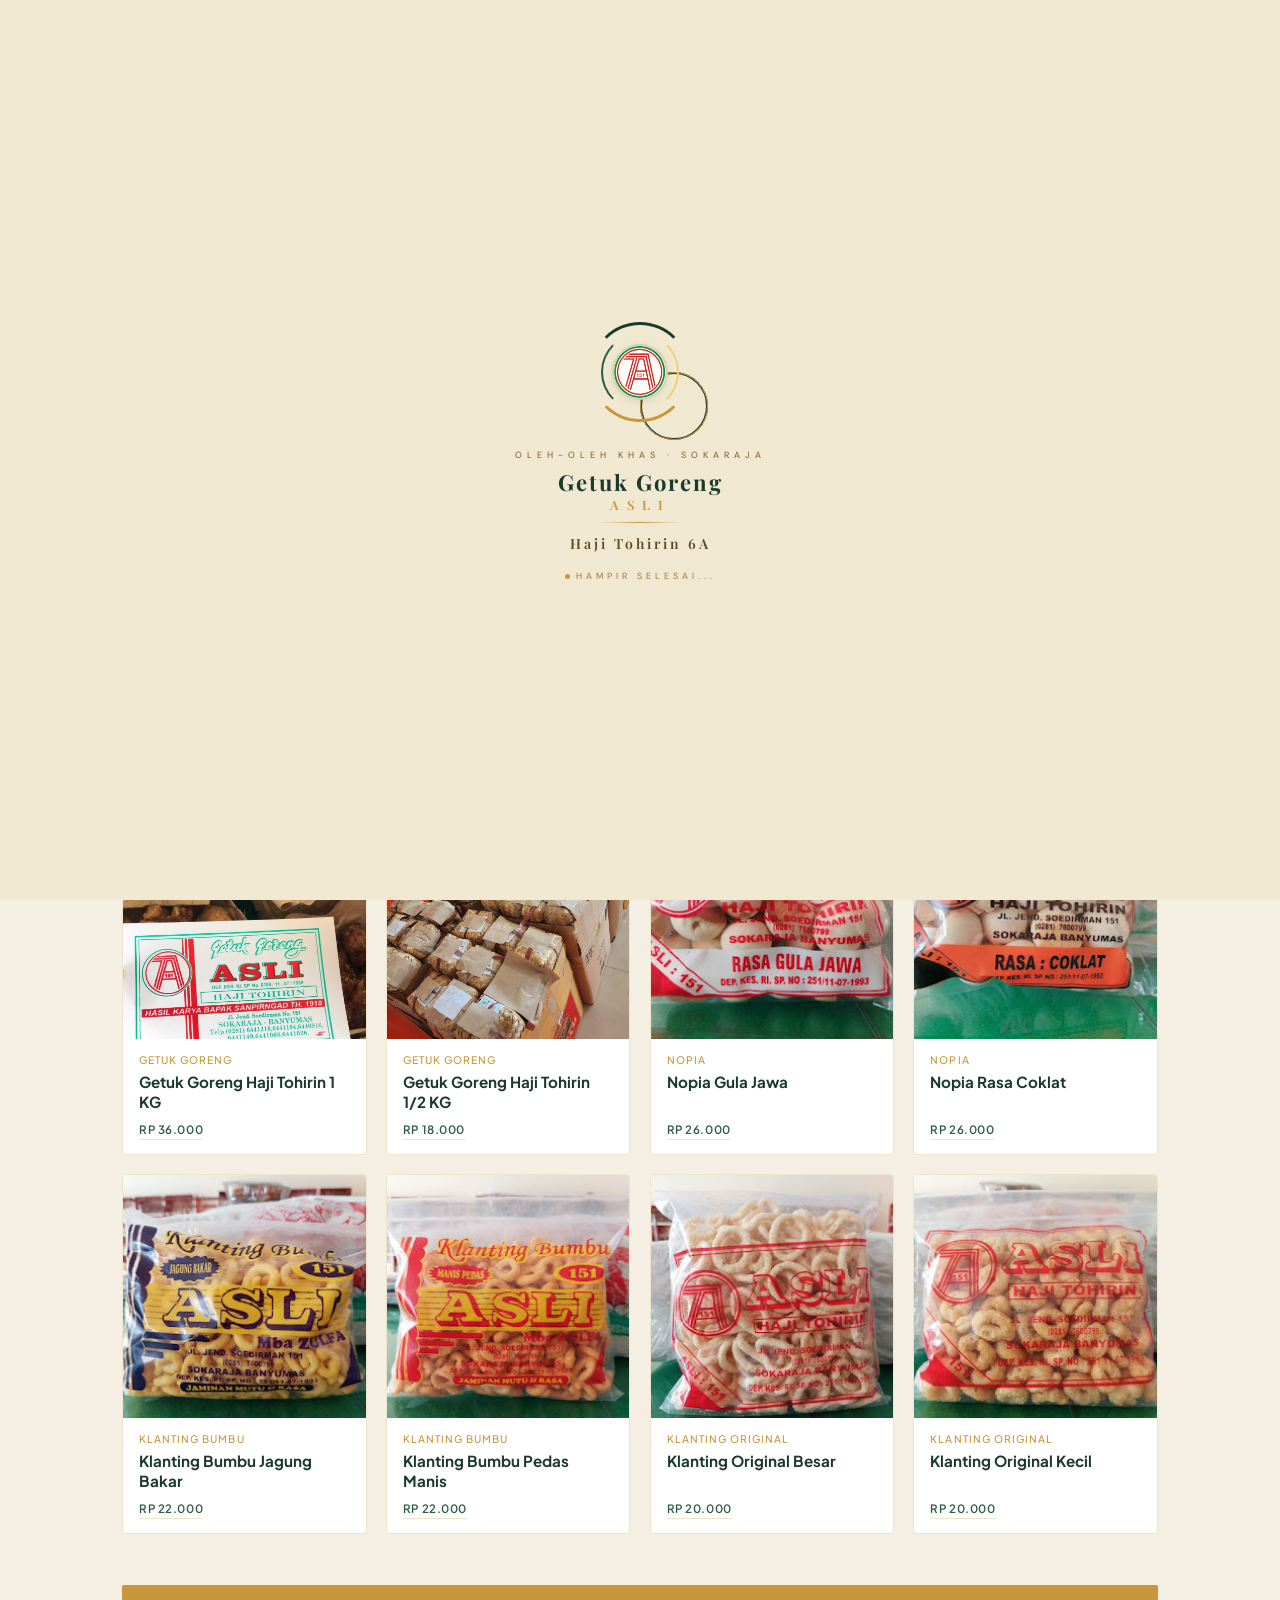
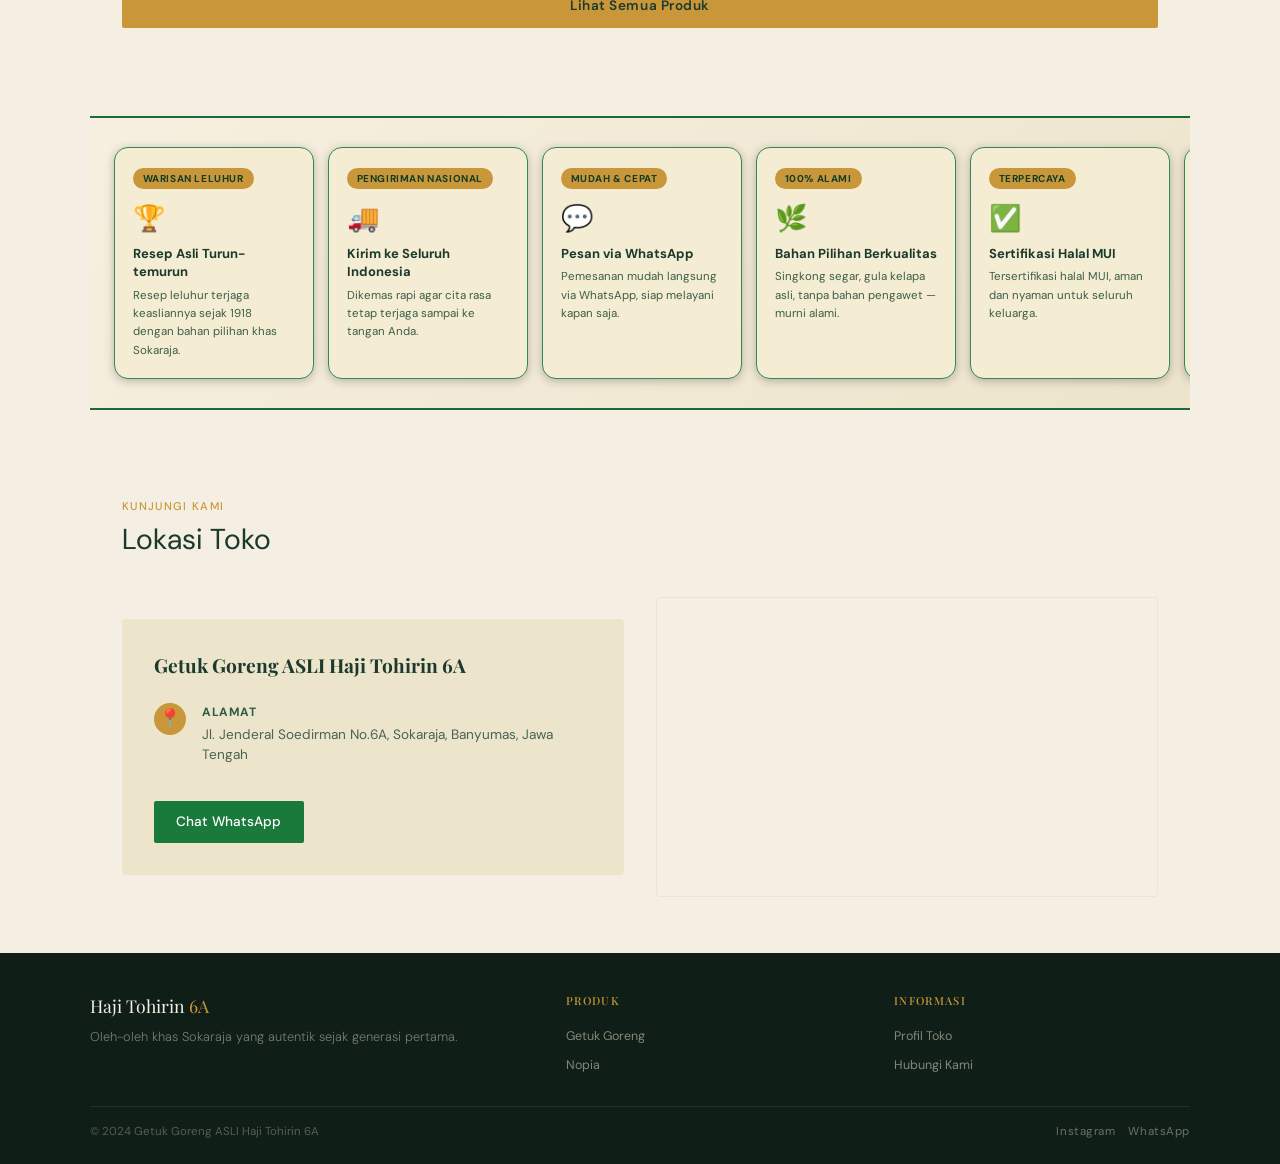
<file: index.html>
<!doctype html>
<html lang="id">
  <head>
    <!-- PRELOADER STYLES -->
    <style>
  #ht-preloader {
    position: fixed; inset: 0; z-index: 99999;
    background: #F0E8D0;
    display: flex; flex-direction: column;
    align-items: center; justify-content: center;
    transition: opacity 0.8s ease, visibility 0.8s ease;
  }
  #ht-preloader.pl-out { opacity: 0; visibility: hidden; pointer-events: none; }

  .pl-ring-wrap { position: relative; width: 110px; height: 110px; display: flex; align-items: center; justify-content: center; margin-bottom: 22px; }
  .pl-pulse { position: absolute; top: 50%; left: 50%; width: 68px; height: 68px; border-radius: 50%; border: 2px solid #1B3A2D; animation: plPulse 2s ease-out infinite; }
  .pl-pulse2 { position: absolute; top: 50%; left: 50%; width: 68px; height: 68px; border-radius: 50%; border: 1.5px solid #C9973A; animation: plPulse 2s ease-out 0.7s infinite; }
  .pl-ring { position: absolute; top: 50%; left: 50%; width: 100px; height: 100px; border-radius: 50%; border-top: 3.5px solid #1B3A2D; border-bottom: 3.5px solid #C9973A; border-left: 3.5px solid transparent; border-right: 3.5px solid transparent; margin-left: -50px; margin-top: -50px; animation: plCW 1.4s linear infinite; }
  .pl-ring2 { position: absolute; top: 50%; left: 50%; width: 78px; height: 78px; border-radius: 50%; border-left: 2px solid #2D5C42; border-right: 2px solid #EDD07A; border-top: 2px solid transparent; border-bottom: 2px solid transparent; margin-left: -39px; margin-top: -39px; animation: plCCW 2s linear infinite; }
  .pl-logo { width: 52px; height: 52px; background: #FFFDF7; border-radius: 50%; overflow: hidden; box-shadow: 0 0 0 2px #D9CEAD, 0 2px 10px #1B3A2D22; display: flex; align-items: center; justify-content: center; position: relative; z-index: 2; }
  .pl-logo img { width: 100%; height: 100%; object-fit: contain; }

  @keyframes plCW   { to { transform: rotate(360deg); } }
  @keyframes plCCW  { to { transform: rotate(-360deg); } }
  @keyframes plPulse { 0% { opacity: .5; transform: translate(-50%,-50%) scale(1); } 100% { opacity: 0; transform: translate(-50%,-50%) scale(2.1); } }

  .pl-label { font-family: 'DM Sans', sans-serif; font-size: 9px; letter-spacing: 5px; text-transform: uppercase; color: #7A5C1E; margin-bottom: 8px; }
  .pl-main { font-family: 'Playfair Display', serif; font-size: 22px; font-weight: 700; color: #1B3A2D; letter-spacing: 2px; text-align: center; line-height: 1.15; position: relative; padding-bottom: 10px; margin-bottom: 10px; }
  .pl-main .pl-asli { display: block; font-size: 13px; letter-spacing: 8px; color: #C9973A; font-weight: 600; margin-top: 2px; }
  .pl-main::after { content: ''; position: absolute; bottom: 0; left: 50%; transform: translateX(-50%); width: 80px; height: 1px; background: linear-gradient(90deg, transparent, #C9973A, transparent); }
  .pl-subname { font-family: 'Playfair Display', serif; font-size: 14px; font-weight: 600; color: #5C4A1E; letter-spacing: 3px; }
  .pl-status { font-family: 'DM Sans', sans-serif; font-size: 9px; letter-spacing: 4px; text-transform: uppercase; color: #9C7A3A; margin-top: 16px; display: flex; align-items: center; gap: 6px; }
  .pl-sdot { width: 5px; height: 5px; border-radius: 50%; background: #C9973A; animation: plBlink 1.2s ease-in-out infinite; }
  @keyframes plBlink { 0%,100%{opacity:.3;} 50%{opacity:1;} }

  body.pl-active { overflow: hidden; }
</style>
    <meta charset="UTF-8" />
    <meta name="viewport" content="width=device-width, initial-scale=1.0" />
    <title>Haji Tohirin 6A - Getuk Goreng Sokaraja</title>
    <link rel="preconnect" href="https://fonts.googleapis.com">
    <link rel="preconnect" href="https://fonts.gstatic.com" crossorigin>
    <link href="https://fonts.googleapis.com/css2?family=Playfair+Display:wght@600;700&family=DM+Sans:wght@300;400;500;700&display=swap" rel="stylesheet">
    <link rel="stylesheet" href="assets/css/global/reset.css">
    <link rel="stylesheet" href="assets/css/global/variables.css">
    <link rel="stylesheet" href="assets/css/global/typography.css">
    <link rel="stylesheet" href="assets/css/global/utilities.css">
    <link rel="stylesheet" href="assets/css/layout/navbar.css">
    <link rel="stylesheet" href="assets/css/layout/section.css">
    <link rel="stylesheet" href="assets/css/components/buttons.css">
    <link rel="stylesheet" href="assets/css/components/modal.css">
    <link rel="stylesheet" href="assets/css/components/search.css">
    <link rel="stylesheet" href="assets/css/pages/home.css">
    <link rel="stylesheet" href="assets/css/layout/footer.css">
  </head>
  <body class="pl-active">

    <!-- PRELOADER -->
    <div id="ht-preloader" role="status" aria-label="Memuat halaman...">
      <div class="pl-co tl"></div><div class="pl-co tr"></div>
      <div class="pl-co bl"></div><div class="pl-co br"></div>
      <div class="pl-ring-wrap">
        <div class="pl-pulse"></div>
        <div class="pl-pulse2"></div>
        <div class="pl-ring"></div>
        <div class="pl-ring2"></div>
        <div class="pl-logo">
          <img src="assets/img/logo.png" alt="Logo Haji Tohirin">
        </div>
      </div>
      <div class="pl-label">Oleh-oleh Khas · Sokaraja</div>
      <div class="pl-main">
        Getuk Goreng
        <span class="pl-asli"> &nbsp;ASLI&nbsp; </span>
      </div>
      <div class="pl-subname">Haji Tohirin 6A</div>
      <div class="pl-status">
        <div class="pl-sdot"></div>
        <span id="pl-st">  </span>
      </div>
    </div>

    <!-- NAVBAR -->
    <nav>
      <div class="nav-inner">
        <div class="nav-left">
          <button class="nav-toggle" onclick="toggleMenu()" aria-label="Toggle Menu">
            <span></span>
            <span></span>
            <span></span>
          </button>
        </div>
        <a href="index.html" class="nav-logo-centered">
          <div class="nav-logo">
            <img src="assets/img/logo.png" alt="Logo Getuk Goreng Haji Tohirin 6A">
          </div>
        </a>
        <ul class="nav-links">
            <li><a href="pages/profil.html">Profil</a></li>
            <li><a href="pages/produk.html">Produk</a></li>
            <li><a href="pages/galeri.html">Galeri</a></li>
            <li><a href="pages/faq.html">FAQ</a></li>
            <li><a href="pages/kontak.html">Kontak</a></li>
          </ul>
        <div class="nav-right">
          <button class="nav-search-btn" aria-label="Search" onclick="openSearch()">
            <svg width="20" height="20" viewBox="0 0 24 24" fill="none" stroke="currentColor" stroke-width="2" stroke-linecap="round" stroke-linejoin="round"><circle cx="11" cy="11" r="8"></circle><line x1="21" y1="21" x2="16.65" y2="16.65"></line></svg>
          </button>
        </div>
      </div>
      </div>
      <!-- SEARCH OVERLAY -->
      <div id="search-overlay"></div>
    </nav>

    <div class="hero-wrap">
      <div class="hero">
        <div>
          <div class="hero-badge">Asli Sokaraja, Banyumas</div>
          <h1>
            Getuk Goreng ASLI <br>
            <em>Haji Tohirin 6A</em>
          </h1>
          <p>Cita rasa autentik getuk goreng Sokaraja sejak generasi pertama. Dibuat dari singkong pilihan dengan gula merah pilihan — khas, hangat, tak terlupakan.</p>
          <div class="hero-btns">
            <a class="btn-primary" href="https://wa.me/628112615272">Pesan via WhatsApp</a>
            <a class="btn-outline" href="pages/produk.html">Lihat Produk</a>
          </div>
        </div>
        <div>
          <div class="hero-slider-wrap">
            <div class="hero-img-box" id="hero-slider">
              <div class="slider-container">
                <div class="slide active">
                  <img src="assets/img/beranda/foto1.jpeg" alt="Getuk Goreng Haji Tohirin">
                  <span class="hero-img-label">Cita Rasa Autentik</span>
                </div>
                <div class="slide">
                  <img src="assets/img/beranda/foto2.jpeg" alt="Produk Getuk Goreng">
                  <span class="hero-img-label">Adonan tradisional</span>
                </div>
                <div class="slide">
                  <img src="assets/img/beranda/foto3.jpeg" alt="Getuk Goreng Sokaraja">
                  <span class="hero-img-label">Getuk Goreng Original</span>
                </div>
              </div>
              <button class="slider-btn prev" onclick="moveSlide(-1)" aria-label="Slide Sebelumnya">
                <svg width="24" height="24" viewBox="0 0 24 24" fill="none" stroke="currentColor" stroke-width="2" stroke-linecap="round" stroke-linejoin="round"><polyline points="15 18 9 12 15 6"></polyline></svg>
              </button>
              <button class="slider-btn next" onclick="moveSlide(1)" aria-label="Slide Selanjutnya">
                <svg width="24" height="24" viewBox="0 0 24 24" fill="none" stroke="currentColor" stroke-width="2" stroke-linecap="round" stroke-linejoin="round"><polyline points="9 18 15 12 9 6"></polyline></svg>
              </button>
            </div>
            <div class="slider-dots">
              <span class="dot active" onclick="currentSlide(0)"></span>
              <span class="dot" onclick="currentSlide(1)"></span>
              <span class="dot" onclick="currentSlide(2)"></span>
            </div>
          </div>
        </div>
      </div>
    </div>

    <hr class="divider">

    <div class="section">
      <div class="section-tag">Pilihan Produk</div>
      <div class="section-title">Oleh-oleh Khas Sokaraja</div>
      <div class="cat-tabs">
        <button class="cat-tab active" onclick="filterProd(this,'all')">Semua</button>
        <button class="cat-tab" onclick="filterProd(this,'getuk')">Getuk Goreng</button>
        <button class="cat-tab" onclick="filterProd(this,'nopia')">Nopia</button>
        <button class="cat-tab" onclick="filterProd(this,'klanting-bumbu')">Klanting Bumbu</button>
        <button class="cat-tab" onclick="filterProd(this,'klanting-original')">Klanting Original</button>
      </div>
      <div class="products-grid" id="prod-grid"></div>
    </div>

    <!-- SLIDER KEUNGGULAN -->
    <style>
      .ht-wrap {
        overflow: hidden;
        background: linear-gradient(135deg, #F7F0E0 0%, #EDE4CC 100%);
        border-top: 2px solid #1A6B3A;
        border-bottom: 2px solid #1A6B3A;
        max-width: 1100px;
        margin: 2rem auto;
        padding: 1.8rem 1.5rem;
      }
      .ht-track {
        display: flex;
        gap: 14px;
        width: max-content;
        animation: ht-scroll 32s linear infinite;
      }
      .ht-track:hover { animation-play-state: paused; }
      .ht-card {
        width: 200px;
        flex-shrink: 0;
        background: #F5EDD3;
        border: 1.5px solid #2E8B57;
        border-radius: 14px;
        padding: 1.1rem;
        box-shadow: 0 2px 10px rgba(0,0,0,0.25);
        transition: box-shadow 0.2s, transform 0.2s;
      }
      .ht-card:hover { box-shadow: 0 6px 20px rgba(201,151,58,0.4); transform: translateY(-3px); }
      .ht-badge { display: inline-block; font-size: 10px; padding: 3px 10px; border-radius: 999px; background: #C9973A; color: #0F3D25; font-weight: 700; margin-bottom: 10px; letter-spacing: 0.06em; text-transform: uppercase; }
      .ht-icon { font-size: 26px; margin-bottom: 7px; }
      .ht-title { font-size: 13px; font-weight: 700; margin-bottom: 5px; color: #1B3A2D; line-height: 1.4; }
      .ht-desc { font-size: 11.5px; color: #3B5E47; line-height: 1.6; }
      @keyframes ht-scroll { 0% { transform: translateX(0); } 100% { transform: translateX(-50%); } }
    </style>

    <div class="ht-wrap">
      <div class="ht-track" id="ht2-track"></div>
    </div>

    <script>
      (function() {
        const items = [
          { icon: "🏆", badge: "Warisan Leluhur",      title: "Resep Asli Turun-temurun",    desc: "Resep leluhur terjaga keasliannya sejak 1918 dengan bahan pilihan khas Sokaraja." },
          { icon: "🚚", badge: "Pengiriman Nasional",   title: "Kirim ke Seluruh Indonesia",  desc: "Dikemas rapi agar cita rasa tetap terjaga sampai ke tangan Anda." },
          { icon: "💬", badge: "Mudah & Cepat",         title: "Pesan via WhatsApp",           desc: "Pemesanan mudah langsung via WhatsApp, siap melayani kapan saja." },
          { icon: "🌿", badge: "100% Alami",            title: "Bahan Pilihan Berkualitas",   desc: "Singkong segar, gula kelapa asli, tanpa bahan pengawet — murni alami." },
          { icon: "✅", badge: "Terpercaya",            title: "Sertifikasi Halal MUI",       desc: "Tersertifikasi halal MUI, aman dan nyaman untuk seluruh keluarga." },
          { icon: "🎁", badge: "Oleh-oleh Khas",        title: "Hampers & Oleh-oleh",         desc: "Berbagai ukuran kemasan untuk buah tangan dan kado spesial." },
          { icon: "⏰", badge: "Selalu Segar",          title: "Dibuat Setiap Hari",          desc: "Dibuat fresh setiap hari agar tekstur renyah dan cita rasa selalu prima." },
          { icon: "⭐", badge: "Legendaris",            title: "Ikon Kuliner Sokaraja",       desc: "Lebih dari satu abad menjadi oleh-oleh wajib dari Banyumas." }
        ];
        const t = document.getElementById('ht2-track');
        const html = items.map(i => `<div class="ht-card">
          <div class="ht-badge">${i.badge}</div>
          <div class="ht-icon">${i.icon}</div>
          <div class="ht-title">${i.title}</div>
          <div class="ht-desc">${i.desc}</div>
        </div>`).join('');
        t.innerHTML = html + html;
      })();
    </script>

    <div class="section">
      <div class="section-tag">Kunjungi Kami</div>
      <div class="section-title">Lokasi Toko</div>
      <div class="lokasi-grid">
        <div class="lokasi-info">
          <h3>Getuk Goreng ASLI Haji Tohirin 6A</h3>
          <div class="info-row">
            <div class="info-icon">📍</div>
            <div class="info-text"><strong>Alamat</strong><p>Jl. Jenderal Soedirman No.6A, Sokaraja, Banyumas, Jawa Tengah</p></div>
          </div>
          <a class="wa-btn" href="https://wa.me/628112615272" target="_blank" rel="noreferrer">Chat WhatsApp</a>
        </div>
        <div class="map-embed">
          <iframe src="https://www.google.com/maps/embed?pb=!1m18!1m12!1m3!1d3956.0693082280372!2d109.29445989999999!3d-7.457584999999999!2m3!1f0!2f0!3f0!3m2!1i1024!2i768!4f13.1!3m3!1m2!1s0x2e655b85660f3311%3A0xd9be1362e4acc38f!2sGetuk%20Goreng%20ASLI%20Haji%20Tohirin%206A!5e0!3m2!1sid!2sid!4v1722238814654!5m2!1sid!2sid" loading="lazy"></iframe>
        </div>
      </div>
    </div>

    <footer>
      <div class="footer-inner">
        <div class="footer-top">
          <div class="footer-brand">
            <div class="footer-brand-name">Haji Tohirin <span>6A</span></div>
            <p>Oleh-oleh khas Sokaraja yang autentik sejak generasi pertama.</p>
          </div>
          <div class="footer-col">
            <h4>Produk</h4>
            <ul>
              <li><a href="pages/produk.html">Getuk Goreng</a></li>
              <li><a href="pages/produk.html">Nopia</a></li>
            </ul>
          </div>
          <div class="footer-col">
            <h4>Informasi</h4>
            <ul>
              <li><a href="pages/profil.html">Profil Toko</a></li>
              <li><a href="pages/kontak.html">Hubungi Kami</a></li>
            </ul>
          </div>
        </div>
        <div class="footer-bottom">
          <div class="footer-copy">© 2024 Getuk Goreng ASLI Haji Tohirin 6A</div>
          <div class="social-links">
            <a href="#">Instagram</a>
            <a href="#">WhatsApp</a>
          </div>
        </div>
      </div>
    </footer>

    <!-- MODAL -->
    <div class="overlay" id="overlay" onclick="closeOverlayOut(event)">
      <div class="modal">
        <button class="modal-close" onclick="closeModal()">✕</button>
        <div class="modal-img" id="m-img"></div>
        <div class="modal-body">
          <div class="modal-cat" id="m-cat"></div>
          <h2 class="modal-title" id="m-title"></h2>
          <div class="modal-desc" id="m-desc"></div>
          <div class="specs"><table id="m-specs"></table></div>
          <div class="modal-actions">
            <button class="btn-wa" id="m-wa-btn">
              <svg width="14" height="14" viewBox="0 0 24 24" fill="white"><path d="M17.472 14.382c-.297-.149-1.758-.867-2.03-.967-.273-.099-.471-.148-.67.15-.197.297-.767.966-.94 1.164-.173.199-.347.223-.644.075-.297-.15-1.255-.463-2.39-1.475-.883-.788-1.48-1.761-1.653-2.059-.173-.297-.018-.458.13-.606.134-.133.298-.347.446-.52.149-.174.198-.298.298-.497.099-.198.05-.371-.025-.52-.075-.149-.669-1.612-.916-2.207-.242-.579-.487-.5-.669-.51-.173-.008-.371-.01-.57-.01-.198 0-.52.074-.792.372-.272.297-1.04 1.016-1.04 2.479 0 1.462 1.065 2.875 1.213 3.074.149.198 2.096 3.2 5.077 4.487.709.306 1.262.489 1.694.625.712.227 1.36.195 1.871.118.571-.085 1.758-.719 2.006-1.413.248-.694.248-1.289.173-1.413-.074-.124-.272-.198-.57-.347m-5.421 7.403h-.004a9.87 9.87 0 01-5.031-1.378l-.361-.214-3.741.982.998-3.648-.235-.374a9.86 9.86 0 01-1.51-5.26c.001-5.45 4.436-9.884 9.888-9.884 2.64 0 5.122 1.03 6.988 2.898a9.825 9.825 0 012.893 6.994c-.003 5.45-4.437 9.884-9.885 9.884m8.413-18.297A11.815 11.815 0 0012.05 0C5.495 0 .16 5.335.157 11.892c0 2.096.547 4.142 1.588 5.945L.057 24l6.305-1.654a11.882 11.882 0 005.683 1.448h.005c6.554 0 11.89-5.335 11.893-11.893a11.821 11.821 0 00-3.48-8.413z"/></svg>
              Pesan via WhatsApp
            </button>
            <button class="btn-close" onclick="closeModal()">Tutup</button>
          </div>
        </div>
      </div>
    </div>

    <script src="assets/js/main.js"></script>
    <script src="assets/js/navbar.js"></script>
    <script src="assets/js/search.js"></script>
    <script src="assets/js/produk-filter.js"></script>

    <!-- PRELOADER SCRIPT -->
    <script>
  (function () {
    var KEY = 'ht_visited';
    var pl  = document.getElementById('ht-preloader');
    var st  = document.getElementById('pl-st');
    var msgs = ['Menyiapkan produk...', 'Hampir selesai...'];

    if (sessionStorage.getItem(KEY)) {
      pl.style.display = 'none';
      document.body.classList.remove('pl-active');
      return;
    }
    sessionStorage.setItem(KEY, '1');

    var i = 0;
    var msgTimer = setInterval(function () {
      i = (i + 1) % msgs.length;
      st.textContent = msgs[i];
    }, 1800);

    setTimeout(function () {
      clearInterval(msgTimer);
      pl.classList.add('pl-out');
      document.body.classList.remove('pl-active');
      setTimeout(function () { pl.remove(); }, 900);
    }, 3500);
  })();
</script>

  </body>
</html>
</file>
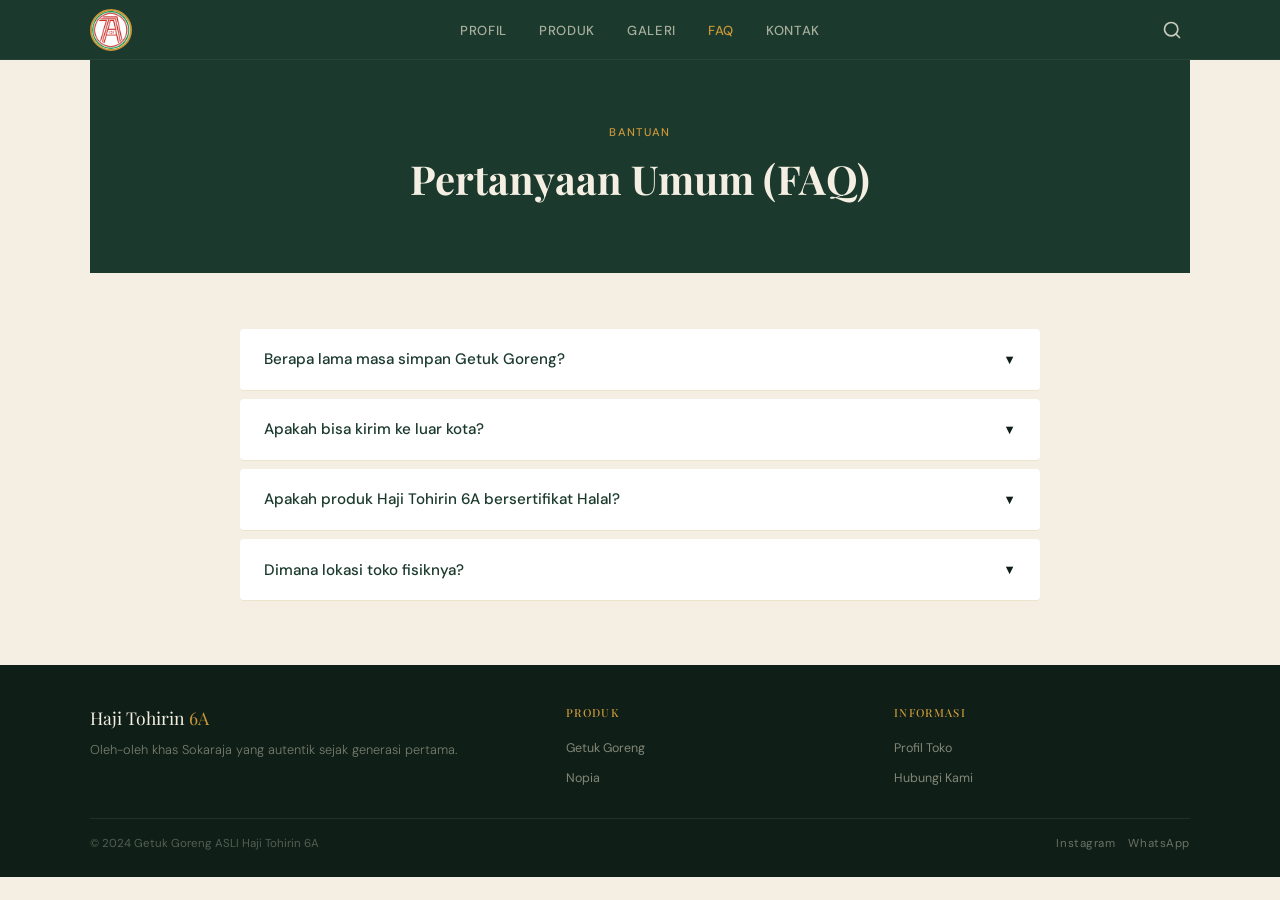
<file: pages/faq.html>
<!doctype html>
<html lang="id">
  <head>
    <meta charset="UTF-8" />
    <meta name="viewport" content="width=device-width, initial-scale=1.0" />
    <title>Pertanyaan Umum - Haji Tohirin 6A</title>
    <link href="https://fonts.googleapis.com/css2?family=Playfair+Display:wght@600;700&family=DM+Sans:wght@300;400;500;700&display=swap" rel="stylesheet">
    <link rel="stylesheet" href="../assets/css/global/reset.css">
    <link rel="stylesheet" href="../assets/css/global/variables.css">
    <link rel="stylesheet" href="../assets/css/global/typography.css">
    <link rel="stylesheet" href="../assets/css/global/utilities.css">
    <link rel="stylesheet" href="../assets/css/layout/navbar.css">
    <link rel="stylesheet" href="../assets/css/layout/section.css">
    <link rel="stylesheet" href="../assets/css/components/buttons.css">
    <link rel="stylesheet" href="../assets/css/components/search.css">
    <link rel="stylesheet" href="../assets/css/pages/faq.css">
    <link rel="stylesheet" href="../assets/css/layout/footer.css">
  </head>
  <body>
    <nav>
      <div class="nav-inner">
        <div class="nav-left">
          <button class="nav-toggle" onclick="toggleMenu()" aria-label="Toggle Menu">
            <span></span>
            <span></span>
            <span></span>
          </button>
        </div>
        <a href="../index.html" class="nav-logo-centered">
          <div class="nav-logo">
            <img src="../assets/img/logo.png" alt="Logo Getuk Goreng Haji Tohirin 6A">
          </div>
        </a>
        <ul class="nav-links">
            <li><a href="profil.html">Profil</a></li>
            <li><a href="produk.html">Produk</a></li>
            <li><a href="galeri.html">Galeri</a></li>
            <li><a href="faq.html" class="active">FAQ</a></li>
            <li><a href="kontak.html">Kontak</a></li>
          </ul>
        <div class="nav-right">
          <button class="nav-search-btn" aria-label="Search" onclick="openSearch()">
            <svg width="20" height="20" viewBox="0 0 24 24" fill="none" stroke="currentColor" stroke-width="2" stroke-linecap="round" stroke-linejoin="round"><circle cx="11" cy="11" r="8"></circle><line x1="21" y1="21" x2="16.65" y2="16.65"></line></svg>
          </button>
        </div>
      </div>
      <!-- SEARCH OVERLAY -->
      <div id="search-overlay"></div>
    </nav>

    <div class="section" style="background: var(--h); color: var(--k); padding: 4rem 2rem; text-align: center;">
      <div class="section-tag" style="color: var(--g)">Bantuan</div>
      <h1 class="font-display" style="font-size: 2.5rem;">Pertanyaan Umum (FAQ)</h1>
    </div>

    <div class="section">
      <div class="faq-grid">
        <div class="faq-item">
          <div class="faq-q" onclick="toggleFAQ(this)">
            <h3>Berapa lama masa simpan Getuk Goreng?</h3>
            <span class="faq-icon">▼</span>
          </div>
          <div class="faq-a">Getuk goreng kami tahan selama 3-5 hari di suhu ruangan. Jika ingin lebih lama, bisa disimpan dalam lemari es dan digoreng kembali atau dikukus sebentar sebelum dinikmati.</div>
        </div>
        <div class="faq-item">
          <div class="faq-q" onclick="toggleFAQ(this)">
            <h3>Apakah bisa kirim ke luar kota?</h3>
            <span class="faq-icon">▼</span>
          </div>
          <div class="faq-a">Ya, kami melayani pengiriman ke seluruh Indonesia menggunakan jasa ekspedisi. Kami memastikan pengemasan aman agar produk tidak hancur.</div>
        </div>
        <div class="faq-item">
          <div class="faq-q" onclick="toggleFAQ(this)">
            <h3>Apakah produk Haji Tohirin 6A bersertifikat Halal?</h3>
            <span class="faq-icon">▼</span>
          </div>
          <div class="faq-a">Tentu saja. Semua produk kami menggunakan bahan-bahan alami dan telah memiliki sertifikat Halal.</div>
        </div>
        <div class="faq-item">
          <div class="faq-q" onclick="toggleFAQ(this)">
            <h3>Dimana lokasi toko fisiknya?</h3>
            <span class="faq-icon">▼</span>
          </div>
          <div class="faq-a">Toko pusat kami berlokasi di Jl. Jenderal Soedirman No.6A, Sokaraja, Banyumas, Jawa Tengah. Persis di pinggir jalan raya utama.</div>
        </div>
      </div>
    </div>

    <footer>
      <div class="footer-inner">
        <div class="footer-top">
          <div class="footer-brand">
            <div class="footer-brand-name">Haji Tohirin <span>6A</span></div>
            <p>Oleh-oleh khas Sokaraja yang autentik sejak generasi pertama.</p>
          </div>
          <div class="footer-col">
            <h4>Produk</h4>
            <ul>
              <li><a href="produk.html">Getuk Goreng</a></li>
              <li><a href="produk.html">Nopia</a></li>
            </ul>
          </div>
          <div class="footer-col">
            <h4>Informasi</h4>
            <ul>
              <li><a href="profil.html">Profil Toko</a></li>
              <li><a href="kontak.html">Hubungi Kami</a></li>
            </ul>
          </div>
        </div>
        <div class="footer-bottom">
          <div class="footer-copy">© 2024 Getuk Goreng ASLI Haji Tohirin 6A</div>
          <div class="social-links">
            <a href="#">Instagram</a>
            <a href="#">WhatsApp</a>
          </div>
        </div>
      </div>
    </footer>

    <script src="../assets/js/main.js"></script>
    <script src="../assets/js/navbar.js"></script>
    <script src="../assets/js/search.js"></script>
    <script src="../assets/js/faq.js"></script>
  </body>
</html>
</file>
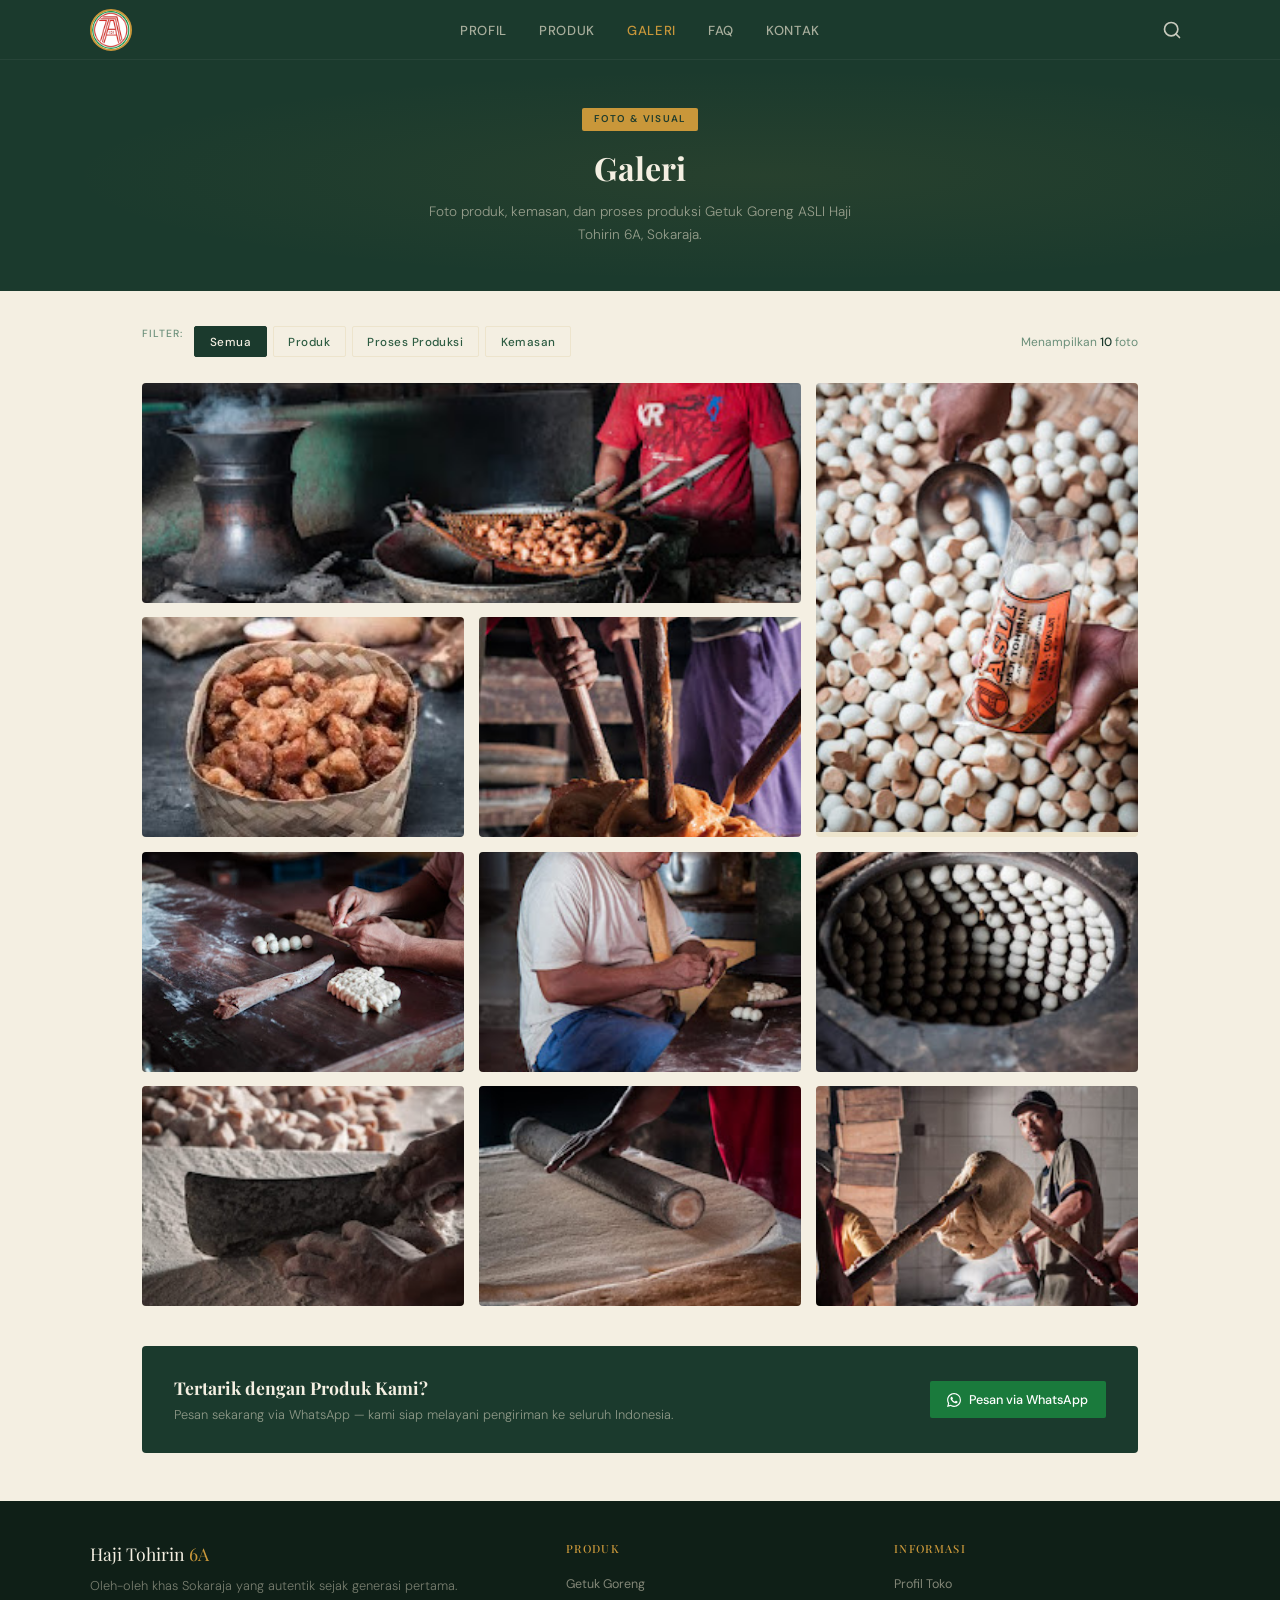
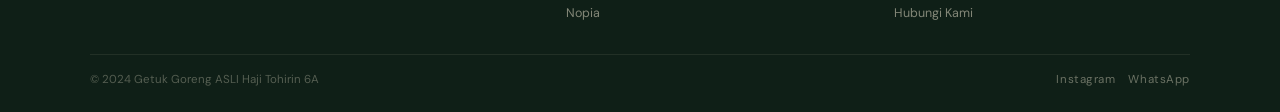
<file: pages/galeri.html>
<!doctype html>
<html lang="id">
  <head>
    <meta charset="UTF-8" />
    <meta name="viewport" content="width=device-width, initial-scale=1.0" />
    <title>Galeri Foto - Haji Tohirin 6A</title>
    <link href="https://fonts.googleapis.com/css2?family=Playfair+Display:wght@600;700&family=DM+Sans:wght@300;400;500;700&display=swap" rel="stylesheet">
    <link rel="stylesheet" href="../assets/css/global/reset.css">
    <link rel="stylesheet" href="../assets/css/global/variables.css">
    <link rel="stylesheet" href="../assets/css/global/typography.css">
    <link rel="stylesheet" href="../assets/css/global/utilities.css">
    <link rel="stylesheet" href="../assets/css/layout/navbar.css">
    <link rel="stylesheet" href="../assets/css/layout/section.css">
    <link rel="stylesheet" href="../assets/css/components/buttons.css">
    <link rel="stylesheet" href="../assets/css/components/search.css">
    <link rel="stylesheet" href="../assets/css/pages/galeri.css">
    <link rel="stylesheet" href="../assets/css/layout/footer.css">
  </head>
  <body>
    <nav>
      <div class="nav-inner">
        <div class="nav-left">
          <button class="nav-toggle" onclick="toggleMenu()" aria-label="Toggle Menu">
            <span></span>
            <span></span>
            <span></span>
          </button>
        </div>
        <a href="../index.html" class="nav-logo-centered">
          <div class="nav-logo">
            <img src="../assets/img/logo.png" alt="Logo Getuk Goreng Haji Tohirin 6A">
          </div>
        </a>
        <ul class="nav-links">
            <li><a href="profil.html">Profil</a></li>
            <li><a href="produk.html">Produk</a></li>
            <li><a href="galeri.html" class="active">Galeri</a></li>
            <li><a href="faq.html">FAQ</a></li>
            <li><a href="kontak.html">Kontak</a></li>
          </ul>
        <div class="nav-right">
          <button class="nav-search-btn" aria-label="Search" onclick="openSearch()">
            <svg width="20" height="20" viewBox="0 0 24 24" fill="none" stroke="currentColor" stroke-width="2" stroke-linecap="round" stroke-linejoin="round"><circle cx="11" cy="11" r="8"></circle><line x1="21" y1="21" x2="16.65" y2="16.65"></line></svg>
          </button>
        </div>
      </div>
      <!-- SEARCH OVERLAY -->
      <div id="search-overlay"></div>
    </nav>

    <div class="page-hero">
      <div class="hero-badge">Foto & Visual</div>
      <h1>Galeri</h1>
      <p>Foto produk, kemasan, dan proses produksi Getuk Goreng ASLI Haji Tohirin 6A, Sokaraja.</p>
    </div>

    <div class="main-gallery">
      <div class="filter-row">
        <div class="filter-tabs">
          <span class="filter-label">Filter:</span>
          <button class="ftab active" onclick="filterG(this,'all')">Semua</button>
          <button class="ftab" onclick="filterG(this,'produk')">Produk</button>
          <button class="ftab" onclick="filterG(this,'proses')">Proses Produksi</button>
          <button class="ftab" onclick="filterG(this,'kemasan')">Kemasan</button>
        </div>
        <div class="count-tag">Menampilkan <strong id="gcount">10</strong> foto</div>
      </div>

      <div class="galeri-grid" id="ggrid">
        <div class="gitem wide" data-cat="produk" data-idx="0" onclick="openLB(0)">
          <div class="gitem-inner">
            <img src="../assets/img/galeri/galeri1.jpeg" alt="Getuk Goreng Original" referrerPolicy="no-referrer" onerror="this.style.display='none';this.nextElementSibling.style.display='flex'">
            <div class="ph" style="display:none">🍠</div>
            <div class="gitem-overlay"><div class="gitem-cat">Produk</div><div class="gitem-cap">Getuk Goreng Original — Sajian Khas Sokaraja</div></div>
            <div class="gitem-zoom">⤢</div>
          </div>
        </div>
        <div class="gitem tall" data-cat="kemasan" data-idx="1" onclick="openLB(1)">
          <div class="gitem-inner">
            <img src="../assets/img/galeri/galeri2.jpeg" alt="Packing Nopia" referrerPolicy="no-referrer" onerror="this.style.display='none';this.nextElementSibling.style.display='flex'">
            <div class="ph" style="display:none">🏪</div>
            <div class="gitem-overlay"><div class="gitem-cat">Kemasan</div><div class="gitem-cap">Packing Nopia</div></div>
            <div class="gitem-zoom">⤢</div>
          </div>
        </div>
        <div class="gitem" data-cat="produk" data-idx="2" onclick="openLB(2)">
          <div class="gitem-inner">
            <img src="../assets/img/galeri/galeri3.jpeg" alt="Getuk Goreng Fresh Gula Jawa" referrerPolicy="no-referrer" onerror="this.style.display='none';this.nextElementSibling.style.display='flex'">
            <div class="ph" style="display:none">🍠</div>
            <div class="gitem-overlay"><div class="gitem-cat">Produk</div><div class="gitem-cap">Getuk Goreng Fresh Gula Jawa</div></div>
            <div class="gitem-zoom">⤢</div>
          </div>
        </div>
        <div class="gitem" data-cat="proses" data-idx="3" onclick="openLB(3)">
          <div class="gitem-inner">
            <img src="../assets/img/galeri/galeri4.jpeg" alt="Proses Tradisional Pembuatan Adonan Getuk" referrerPolicy="no-referrer" onerror="this.style.display='none';this.nextElementSibling.style.display='flex'">
            <div class="ph" style="display:none">👨‍🍳</div>
            <div class="gitem-overlay"><div class="gitem-cat">Proses Produksi</div><div class="gitem-cap">Proses Tradisional Pembuatan Adonan Getuk</div></div>
            <div class="gitem-zoom">⤢</div>
          </div>
        </div>
        <div class="gitem" data-cat="proses" data-idx="4" onclick="openLB(4)">
          <div class="gitem-inner">
            <img src="../assets/img/galeri/galeri5.jpeg" alt="Pembentukan Nopia" referrerPolicy="no-referrer" onerror="this.style.display='none';this.nextElementSibling.style.display='flex'">
            <div class="ph" style="display:none">📦</div>
            <div class="gitem-overlay"><div class="gitem-cat">Proses Produksi</div><div class="gitem-cap">Pembentukan Nopia</div></div>
            <div class="gitem-zoom">⤢</div>
          </div>
        </div>
        <div class="gitem" data-cat="produk" data-idx="5" onclick="openLB(5)">
          <div class="gitem-inner">
            <img src="../assets/img/galeri/galeri6.jpeg" alt="Nopia Isian Gula Aren Manis" referrerPolicy="no-referrer" onerror="this.style.display='none';this.nextElementSibling.style.display='flex'">
            <div class="ph" style="display:none">🟤</div>
            <div class="gitem-overlay"><div class="gitem-cat">Produk</div><div class="gitem-cap">Nopia Isian Gula Aren Manis</div></div>
            <div class="gitem-zoom">⤢</div>
          </div>
        </div>
        <div class="gitem" data-cat="proses" data-idx="6" onclick="openLB(6)">
          <div class="gitem-inner">
            <img src="../assets/img/galeri/galeri7.jpeg" alt="Pemanggangan Nopia Tradisional" referrerPolicy="no-referrer" onerror="this.style.display='none';this.nextElementSibling.style.display='flex'">
            <div class="ph" style="display:none">🥣</div>
            <div class="gitem-overlay"><div class="gitem-cat">Proses Produksi</div><div class="gitem-cap">Pemanggangan Nopia Tradisional</div></div>
            <div class="gitem-zoom">⤢</div>
          </div>
        </div>
        <div class="gitem" data-cat="proses" data-idx="7" onclick="openLB(7)">
          <div class="gitem-inner">
            <img src="../assets/img/galeri/galeri8.jpeg" alt="Proses Pembuatan Adonan" referrerPolicy="no-referrer" onerror="this.style.display='none';this.nextElementSibling.style.display='flex'">
            <div class="ph" style="display:none">🛍️</div>
            <div class="gitem-overlay"><div class="gitem-cat">Proses Produksi</div><div class="gitem-cap">Proses Pembuatan Adonan</div></div>
            <div class="gitem-zoom">⤢</div>
          </div>
        </div>
        <div class="gitem" data-cat="proses" data-idx="8" onclick="openLB(8)">
          <div class="gitem-inner">
            <img src="../assets/img/galeri/galeri9.jpeg" alt="Proses Pembuatan Adonan" referrerPolicy="no-referrer" onerror="this.style.display='none';this.nextElementSibling.style.display='flex'">
            <div class="ph" style="display:none">🏪</div>
            <div class="gitem-overlay"><div class="gitem-cat">Proses Produksi</div><div class="gitem-cap">Proses Pembuatan Adonan</div></div>
            <div class="gitem-zoom">⤢</div>
          </div>
        </div>
        <div class="gitem" data-cat="proses" data-idx="9" onclick="openLB(9)">
          <div class="gitem-inner">
            <img src="../assets/img/galeri/galeri10.jpeg" alt="Proses Tradisional Pembuatan Adonan" referrerPolicy="no-referrer" onerror="this.style.display='none';this.nextElementSibling.style.display='flex'">
            <div class="ph" style="display:none">⭕</div>
            <div class="gitem-overlay"><div class="gitem-cat">Proses Produksi</div><div class="gitem-cap">Proses Tradisional Pembuatan Adonan</div></div>
            <div class="gitem-zoom">⤢</div>
          </div>
        </div>
      </div>

      <div class="empty" id="gempty">Tidak ada foto dalam kategori ini.</div>

      <div class="cta-strip">
        <div>
          <h3>Tertarik dengan Produk Kami?</h3>
          <p>Pesan sekarang via WhatsApp — kami siap melayani pengiriman ke seluruh Indonesia.</p>
        </div>
        <button class="btn-wa" onclick="window.open('https://wa.me/628112615272','_blank')">
          <svg width="14" height="14" viewBox="0 0 24 24" fill="white"><path d="M17.472 14.382c-.297-.149-1.758-.867-2.03-.967-.273-.099-.471-.148-.67.15-.197.297-.767.966-.94 1.164-.173.199-.347.223-.644.075-.297-.15-1.255-.463-2.39-1.475-.883-.788-1.48-1.761-1.653-2.059-.173-.297-.018-.458.13-.606.134-.133.298-.347.446-.52.149-.174.198-.298.298-.497.099-.198.05-.371-.025-.52-.075-.149-.669-1.612-.916-2.207-.242-.579-.487-.5-.669-.51-.173-.008-.371-.01-.57-.01-.198 0-.52.074-.792.372-.272.297-1.04 1.016-1.04 2.479 0 1.462 1.065 2.875 1.213 3.074.149.198 2.096 3.2 5.077 4.487.709.306 1.262.489 1.694.625.712.227 1.36.195 1.871.118.571-.085 1.758-.719 2.006-1.413.248-.694.248-1.289.173-1.413-.074-.124-.272-.198-.57-.347m-5.421 7.403h-.004a9.87 9.87 0 01-5.031-1.378l-.361-.214-3.741.982.998-3.648-.235-.374a9.86 9.86 0 01-1.51-5.26c.001-5.45 4.436-9.884 9.888-9.884 2.64 0 5.122 1.03 6.988 2.898a9.825 9.825 0 012.893 6.994c-.003 5.45-4.437 9.884-9.885 9.884m8.413-18.297A11.815 11.815 0 0012.05 0C5.495 0 .16 5.335.157 11.892c0 2.096.547 4.142 1.588 5.945L.057 24l6.305-1.654a11.882 11.882 0 005.683 1.448h.005c6.554 0 11.89-5.335 11.893-11.893a11.821 11.821 0 00-3.48-8.413z"/></svg>
          Pesan via WhatsApp
        </button>
      </div>
    </div>

    <!-- Lightbox -->
    <div id="lb" class="lb" onclick="closeLBOut(event)">
      <div class="lb-box">
        <button class="lb-close" onclick="closeLB()">✕</button>
        <div id="lb-content"></div>
        <div class="lb-info">
          <div>
            <div class="lb-cat" id="lb-cat"></div>
            <div class="lb-title" id="lb-title"></div>
          </div>
          <div style="display:flex;align-items:center;gap:0.8rem">
            <span class="lb-counter" id="lb-counter"></span>
            <div class="lb-nav">
              <button class="lb-btn" onclick="navLB(-1)">←</button>
              <button class="lb-btn" onclick="navLB(1)">→</button>
            </div>
          </div>
        </div>
      </div>
    </div>

    <footer>
      <div class="footer-inner">
        <div class="footer-top">
          <div class="footer-brand">
            <div class="footer-brand-name">Haji Tohirin <span>6A</span></div>
            <p>Oleh-oleh khas Sokaraja yang autentik sejak generasi pertama.</p>
          </div>
          <div class="footer-col">
            <h4>Produk</h4>
            <ul>
              <li><a href="produk.html">Getuk Goreng</a></li>
              <li><a href="produk.html">Nopia</a></li>
            </ul>
          </div>
          <div class="footer-col">
            <h4>Informasi</h4>
            <ul>
              <li><a href="profil.html">Profil Toko</a></li>
              <li><a href="kontak.html">Hubungi Kami</a></li>
            </ul>
          </div>
        </div>
        <div class="footer-bottom">
          <div class="footer-copy">© 2024 Getuk Goreng ASLI Haji Tohirin 6A</div>
          <div class="social-links">
            <a href="#">Instagram</a>
            <a href="#">WhatsApp</a>
          </div>
        </div>
      </div>
    </footer>

    <script src="../assets/js/main.js"></script>
    <script src="../assets/js/navbar.js"></script>
    <script src="../assets/js/search.js"></script>
    <script src="../assets/js/galeri.js"></script>
  </body>
</html>
</file>
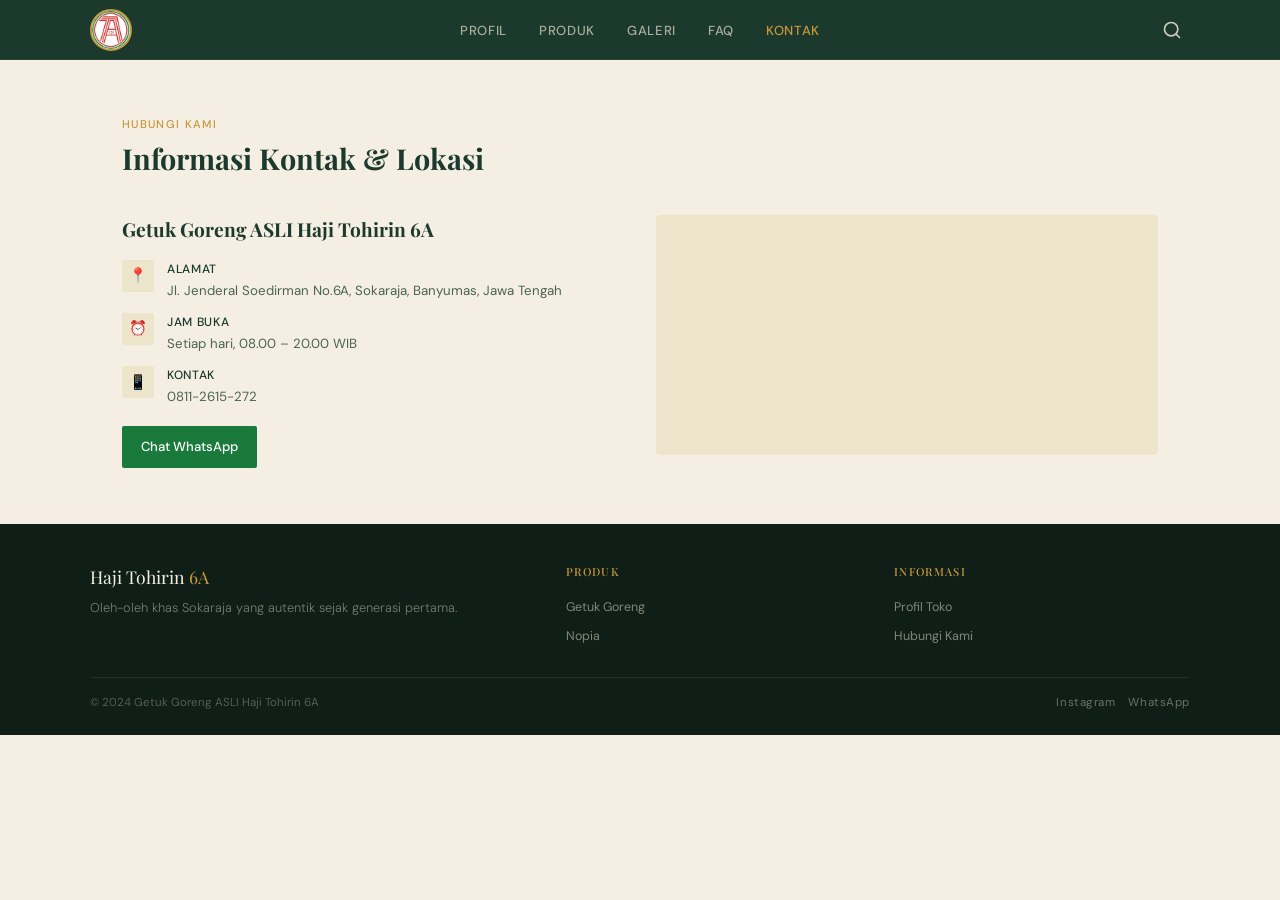
<file: pages/kontak.html>
<!doctype html>
<html lang="id">
  <head>
    <meta charset="UTF-8" />
    <meta name="viewport" content="width=device-width, initial-scale=1.0" />
    <title>Kontak - Haji Tohirin 6A</title>
    <link href="https://fonts.googleapis.com/css2?family=Playfair+Display:wght@600;700&family=DM+Sans:wght@300;400;500;700&display=swap" rel="stylesheet">
    <link rel="stylesheet" href="../assets/css/global/reset.css">
    <link rel="stylesheet" href="../assets/css/global/variables.css">
    <link rel="stylesheet" href="../assets/css/global/typography.css">
    <link rel="stylesheet" href="../assets/css/global/utilities.css">
    <link rel="stylesheet" href="../assets/css/layout/navbar.css">
    <link rel="stylesheet" href="../assets/css/layout/section.css">
    <link rel="stylesheet" href="../assets/css/components/buttons.css">
    <link rel="stylesheet" href="../assets/css/components/search.css">
    <link rel="stylesheet" href="../assets/css/pages/kontak.css">
    <link rel="stylesheet" href="../assets/css/layout/footer.css">
  </head>
  <body>
    <nav>
      <div class="nav-inner">
        <div class="nav-left">
          <button class="nav-toggle" onclick="toggleMenu()" aria-label="Toggle Menu">
            <span></span>
            <span></span>
            <span></span>
          </button>
        </div>
        <a href="../index.html" class="nav-logo-centered">
          <div class="nav-logo">
            <img src="../assets/img/logo.png" alt="Logo Getuk Goreng Haji Tohirin 6A">
          </div>
        </a>
        <ul class="nav-links">
            <li><a href="profil.html">Profil</a></li>
            <li><a href="produk.html">Produk</a></li>
            <li><a href="galeri.html">Galeri</a></li>
            <li><a href="faq.html">FAQ</a></li>
            <li><a href="kontak.html" class="active">Kontak</a></li>
          </ul>
        <div class="nav-right">
          <button class="nav-search-btn" aria-label="Search" onclick="openSearch()">
            <svg width="20" height="20" viewBox="0 0 24 24" fill="none" stroke="currentColor" stroke-width="2" stroke-linecap="round" stroke-linejoin="round"><circle cx="11" cy="11" r="8"></circle><line x1="21" y1="21" x2="16.65" y2="16.65"></line></svg>
          </button>
        </div>
      </div>
      <!-- SEARCH OVERLAY -->
      <div id="search-overlay"></div>
    </nav>

    <div class="section">
      <div class="section-tag">Hubungi Kami</div>
      <h1 class="section-title">Informasi Kontak & Lokasi</h1>
      <div class="lokasi-grid">
        <div class="lokasi-info">
          <h3>Getuk Goreng ASLI Haji Tohirin 6A</h3>
          <div class="info-row">
            <div class="info-icon">📍</div>
            <div class="info-text"><strong>Alamat</strong><p>Jl. Jenderal Soedirman No.6A, Sokaraja, Banyumas, Jawa Tengah</p></div>
          </div>
          <div class="info-row">
            <div class="info-icon">⏰</div>
            <div class="info-text"><strong>Jam Buka</strong><p>Setiap hari, 08.00 – 20.00 WIB</p></div>
          </div>
          <div class="info-row">
            <div class="info-icon">📱</div>
            <div class="info-text"><strong>Kontak</strong><p>0811-2615-272</p></div>
          </div>
          <a class="wa-btn" href="https://wa.me/628112615272" target="_blank" rel="noreferrer">Chat WhatsApp</a>
        </div>
        <div class="map-embed">
          <iframe src="https://www.google.com/maps/embed?pb=!1m18!1m12!1m3!1d3956.0693082280372!2d109.29445989999999!3d-7.457584999999999!2m3!1f0!2f0!3f0!3m2!1i1024!2i768!4f13.1!3m3!1m2!1s0x2e655b85660f3311%3A0xd9be1362e4acc38f!2sGetuk%20Goreng%20ASLI%20Haji%20Tohirin%206A!5e0!3m2!1sid!2sid!4v1722238814654!5m2!1sid!2sid" loading="lazy"></iframe>
        </div>
      </div>
    </div>

    <footer>
      <div class="footer-inner">
        <div class="footer-top">
          <div class="footer-brand">
            <div class="footer-brand-name">Haji Tohirin <span>6A</span></div>
            <p>Oleh-oleh khas Sokaraja yang autentik sejak generasi pertama.</p>
          </div>
          <div class="footer-col">
            <h4>Produk</h4>
            <ul>
              <li><a href="produk.html">Getuk Goreng</a></li>
              <li><a href="produk.html">Nopia</a></li>
            </ul>
          </div>
          <div class="footer-col">
            <h4>Informasi</h4>
            <ul>
              <li><a href="profil.html">Profil Toko</a></li>
              <li><a href="kontak.html">Hubungi Kami</a></li>
            </ul>
          </div>
        </div>
        <div class="footer-bottom">
          <div class="footer-copy">© 2024 Getuk Goreng ASLI Haji Tohirin 6A</div>
          <div class="social-links">
            <a href="#">Instagram</a>
            <a href="#">WhatsApp</a>
          </div>
        </div>
      </div>
    </footer>

    <script src="../assets/js/main.js"></script>
    <script src="../assets/js/navbar.js"></script>
    <script src="../assets/js/search.js"></script>
  </body>
</html>
</file>
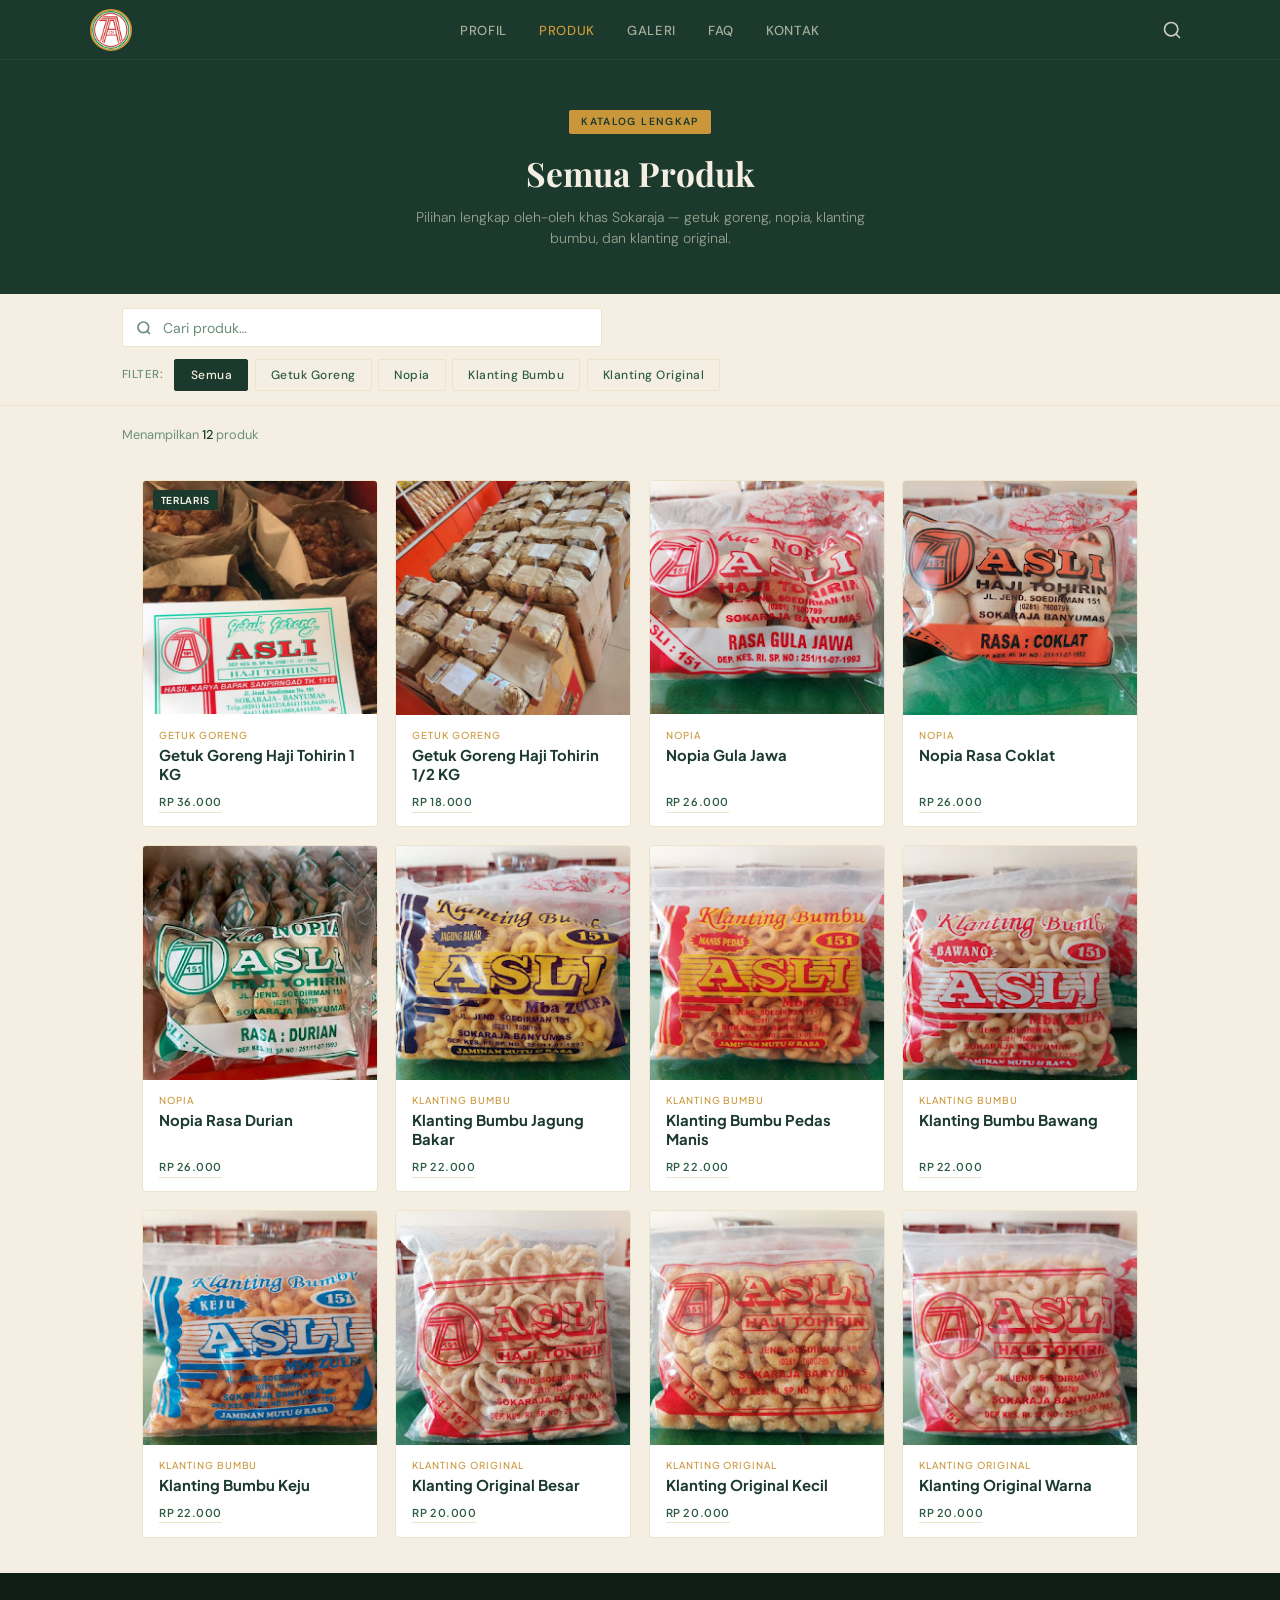
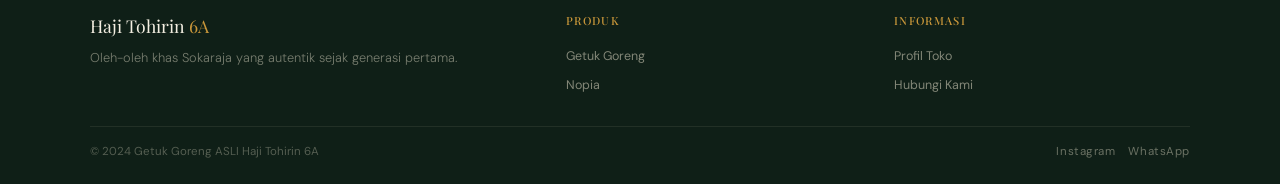
<file: pages/produk.html>
<!doctype html>
<html lang="id">
  <head>
    <meta charset="UTF-8" />
    <meta name="viewport" content="width=device-width, initial-scale=1.0" />
    <title>Katalog Produk - Haji Tohirin 6A</title>
    <link href="https://fonts.googleapis.com/css2?family=Playfair+Display:wght@600;700&family=DM+Sans:wght@300;400;500;700&display=swap" rel="stylesheet">
    <link rel="stylesheet" href="../assets/css/global/reset.css">
    <link rel="stylesheet" href="../assets/css/global/variables.css">
    <link rel="stylesheet" href="../assets/css/global/typography.css">
    <link rel="stylesheet" href="../assets/css/global/utilities.css">
    <link rel="stylesheet" href="../assets/css/layout/navbar.css">
    <link rel="stylesheet" href="../assets/css/layout/section.css">
    <link rel="stylesheet" href="../assets/css/components/buttons.css">
    <link rel="stylesheet" href="../assets/css/components/modal.css">
    <link rel="stylesheet" href="../assets/css/components/search.css">
    <link rel="stylesheet" href="../assets/css/pages/produk.css">
    <link rel="stylesheet" href="../assets/css/layout/footer.css">

    <style>
      /* ============================================================
         Hero collapse behavior
         ============================================================ */

      /* Hero wrapper — overflow hidden supaya collapse smooth */
      .page-hero {
        overflow: hidden;
        max-height: 300px; /* cukup besar untuk konten hero apapun */
        transition: max-height 0.4s cubic-bezier(0.4, 0, 0.2, 1),
                    padding 0.4s cubic-bezier(0.4, 0, 0.2, 1),
                    opacity 0.3s ease;
        opacity: 1;
      }

      /* State: hero dikecilkan */
      .hero-collapsed .page-hero {
        max-height: 0;
        padding-top: 0 !important;
        padding-bottom: 0 !important;
        opacity: 0;
        pointer-events: none;
      }

      /* Sembunyikan tombol search di navbar saat mode search aktif */
      .nav-search-btn {
        transition: opacity 0.2s ease;
      }
      .hero-collapsed .nav-search-btn {
        opacity: 0;
        pointer-events: none;
      }

      /* Toolbar — tidak sticky, tetap di posisi asli saat scroll */
      .catalog-toolbar {
        background: var(--k);
        border-bottom: 1px solid var(--kd);
      }
      .catalog-toolbar-inner {
        max-width: 1100px;
        margin: 0 auto;
        padding: 0.9rem 2rem;
        display: flex;
        flex-direction: column;
        gap: 0.75rem;
      }

      /* ---- Search row ---- */
      .catalog-search-row {
        display: flex;
        align-items: center;
        gap: 0.75rem;
      }
      .catalog-search-box {
        position: relative;
        flex: 1;
        max-width: 480px;
      }
      .catalog-search-box svg.search-icon {
        position: absolute;
        left: 0.85rem;
        top: 50%;
        transform: translateY(-50%);
        color: var(--tl);
        pointer-events: none;
        transition: color 0.2s;
      }
      .catalog-search-box:focus-within svg.search-icon {
        color: var(--h);
      }
      .catalog-search-input {
        width: 100%;
        border: 1.5px solid var(--kd);
        background: white;
        color: var(--h);
        padding: 0.6rem 2.4rem 0.6rem 2.5rem;
        border-radius: 2px;
        font-size: 0.88rem;
        font-family: 'DM Sans', sans-serif;
        font-weight: 400;
        outline: none;
        transition: border-color 0.2s;
      }
      .catalog-search-input:focus {
        border-color: var(--h);
      }
      .catalog-search-input::placeholder { color: var(--tl); }
      .catalog-search-clear {
        position: absolute;
        right: 0.6rem;
        top: 50%;
        transform: translateY(-50%);
        background: none;
        border: none;
        color: var(--tl);
        font-size: 1rem;
        cursor: pointer;
        padding: 0.1rem 0.25rem;
        line-height: 1;
        opacity: 0;
        pointer-events: none;
        transition: opacity 0.15s;
      }
      .catalog-search-input:not(:placeholder-shown) ~ .catalog-search-clear {
        opacity: 1;
        pointer-events: auto;
      }

      /* Tombol collapse (panah balik) — hanya muncul saat searching */
      .catalog-back-btn {
        display: none;
        align-items: center;
        gap: 0.3rem;
        background: none;
        border: none;
        color: var(--h);
        font-size: 0.8rem;
        font-family: 'DM Sans', sans-serif;
        font-weight: 500;
        cursor: pointer;
        padding: 0.4rem 0.6rem;
        border-radius: 2px;
        white-space: nowrap;
        transition: background 0.15s;
        flex-shrink: 0;
      }
      .catalog-back-btn:hover { background: var(--kd); }
      .hero-collapsed .catalog-back-btn { display: flex; }

      /* ---- Filter tab row ---- */
      .catalog-filter-row {
        display: flex;
        align-items: center;
        gap: 0.4rem;
        flex-wrap: wrap;
      }
      .filter-label {
        font-size: 0.72rem;
        color: var(--tl);
        font-weight: 500;
        letter-spacing: 0.04em;
        flex-shrink: 0;
      }

      /* ---- Count bar ---- */
      .count-bar {
        max-width: 1100px;
        margin: 0 auto;
        padding: 1.2rem 2rem 0;
        text-align: left;
      }
      .count-text {
        font-size: 0.8rem;
        color: var(--tl);
      }
      .count-text strong { color: var(--h); }

      /* Pastikan area konten mengisi sisa viewport —
         footer tidak naik saat hasil kosong */
      .main {
        min-height: 60vh;
        display: flex;
        flex-direction: column;
      }

      /* Empty state — center di sisa ruang */
      .empty {
        flex: 1;
        display: none;
        flex-direction: column;
        align-items: center;
        justify-content: center;
        gap: 0.5rem;
        padding: 4rem 2rem;
        text-align: center;
        color: var(--tl);
        font-size: 0.9rem;
      }
      .empty.visible {
        display: flex;
      }
      .empty::before {
        content: '🔍';
        font-size: 2.5rem;
        opacity: 0.4;
        margin-bottom: 0.5rem;
      }

      /* ---- Responsive ---- */
      @media (max-width: 768px) {
        .catalog-toolbar { top: 56px; }
        .catalog-toolbar-inner { padding: 0.75rem 1rem; }
        .count-bar { padding: 1rem 1rem 0.4rem; }
      }
      @media (max-width: 560px) {
        .catalog-search-box { max-width: 100%; }
        .catalog-filter-row { flex-wrap: nowrap; overflow-x: auto; scrollbar-width: none; }
        .catalog-filter-row::-webkit-scrollbar { display: none; }
        .ftab { white-space: nowrap; }
      }
    </style>
  </head>
  <body>

    <nav>
      <div class="nav-inner">
        <div class="nav-left">
          <button class="nav-toggle" onclick="toggleMenu()" aria-label="Toggle Menu">
            <span></span><span></span><span></span>
          </button>
        </div>
        <a href="../index.html" class="nav-logo-centered">
          <div class="nav-logo">
            <img src="../assets/img/logo.png" alt="Logo Getuk Goreng Haji Tohirin 6A">
          </div>
        </a>
        <ul class="nav-links">
            <li><a href="profil.html">Profil</a></li>
            <li><a href="produk.html" class="active">Produk</a></li>
            <li><a href="galeri.html">Galeri</a></li>
            <li><a href="faq.html">FAQ</a></li>
            <li><a href="kontak.html">Kontak</a></li>
          </ul>
        <div class="nav-right">
          <button class="nav-search-btn" aria-label="Search" onclick="openSearch()">
            <svg width="20" height="20" viewBox="0 0 24 24" fill="none" stroke="currentColor" stroke-width="2" stroke-linecap="round" stroke-linejoin="round">
              <circle cx="11" cy="11" r="8"/><line x1="21" y1="21" x2="16.65" y2="16.65"/>
            </svg>
          </button>
        </div>
      </div>
      <div id="search-overlay"></div>
    </nav>

    <!-- HERO — collapse saat search aktif -->
    <div class="page-hero">
      <div class="hero-badge">Katalog Lengkap</div>
      <h1>Semua Produk</h1>
      <p>Pilihan lengkap oleh-oleh khas Sokaraja — getuk goreng, nopia, klanting bumbu, dan klanting original.</p>
    </div>

    <!-- TOOLBAR: Search + Filter (sticky saat hero collapsed) -->
    <div class="catalog-toolbar">
      <div class="catalog-toolbar-inner">

        <!-- Search row -->
        <div class="catalog-search-row">
          <div class="catalog-search-box">
            <svg class="search-icon" width="16" height="16" viewBox="0 0 24 24" fill="none" stroke="currentColor" stroke-width="2.5">
              <circle cx="11" cy="11" r="8"/><line x1="21" y1="21" x2="16.65" y2="16.65"/>
            </svg>
            <input
              type="text"
              id="catalog-search-input"
              class="catalog-search-input"
              placeholder="Cari produk…"
              autocomplete="off"
              aria-label="Cari produk"
            />
            <button id="catalog-search-clear" class="catalog-search-clear" aria-label="Hapus pencarian">✕</button>
          </div>

          <!-- Tombol kembali ke hero — hanya tampil saat searching -->
          <button class="catalog-back-btn" id="catalog-back-btn" onclick="exitSearch()">
            <svg width="14" height="14" viewBox="0 0 24 24" fill="none" stroke="currentColor" stroke-width="2.5" stroke-linecap="round" stroke-linejoin="round">
              <polyline points="15 18 9 12 15 6"/>
            </svg>
            Semua Produk
          </button>
        </div>

        <!-- Filter tab row -->
        <div class="catalog-filter-row">
          <span class="filter-label">Filter:</span>
          <button class="ftab active" onclick="filterCatalog(this,'all')">Semua</button>
          <button class="ftab" onclick="filterCatalog(this,'getuk')">Getuk Goreng</button>
          <button class="ftab" onclick="filterCatalog(this,'nopia')">Nopia</button>
          <button class="ftab" onclick="filterCatalog(this,'klanting-bumbu')">Klanting Bumbu</button>
          <button class="ftab" onclick="filterCatalog(this,'klanting-original')">Klanting Original</button>
        </div>

      </div>
    </div>

    <!-- COUNT BAR — di luar .main, sejajar dengan toolbar -->
    <div class="count-bar">
      <div class="count-text">Menampilkan <strong id="count">12</strong> produk</div>
    </div>

    <!-- MAIN CONTENT -->
    <div class="main">
      <div class="grid" id="grid"></div>
      <div class="empty" id="empty">Tidak ada produk dalam kategori ini.</div>
    </div>

    <footer>
      <div class="footer-inner">
        <div class="footer-top">
          <div class="footer-brand">
            <div class="footer-brand-name">Haji Tohirin <span>6A</span></div>
            <p>Oleh-oleh khas Sokaraja yang autentik sejak generasi pertama.</p>
          </div>
          <div class="footer-col">
            <h4>Produk</h4>
            <ul>
              <li><a href="produk.html">Getuk Goreng</a></li>
              <li><a href="produk.html">Nopia</a></li>
            </ul>
          </div>
          <div class="footer-col">
            <h4>Informasi</h4>
            <ul>
              <li><a href="profil.html">Profil Toko</a></li>
              <li><a href="kontak.html">Hubungi Kami</a></li>
            </ul>
          </div>
        </div>
        <div class="footer-bottom">
          <div class="footer-copy">© 2024 Getuk Goreng ASLI Haji Tohirin 6A</div>
          <div class="social-links">
            <a href="#">Instagram</a>
            <a href="#">WhatsApp</a>
          </div>
        </div>
      </div>
    </footer>

    <script src="../assets/js/main.js"></script>
    <script src="../assets/js/navbar.js"></script>
    <script src="../assets/js/search.js"></script>
    <script src="../assets/js/produk-filter.js"></script>

    <script>
      /* ============================================================
         Hero collapse logic — hanya di produk.html
         ============================================================ */

      function enterSearch() {
        document.body.classList.add('hero-collapsed');
      }

      function exitSearch() {
        const input = document.getElementById('catalog-search-input');
        if (input) {
          input.value = '';
          /* Trigger filter reset */
          if (typeof searchCatalog === 'function') searchCatalog('');
        }
        /* Bersihkan URL */
        const url = new URL(window.location);
        url.searchParams.delete('q');
        window.history.replaceState({}, '', url);
        document.body.classList.remove('hero-collapsed');
        /* Scroll ke atas supaya hero terlihat */
        window.scrollTo({ top: 0, behavior: 'smooth' });
      }

      document.addEventListener('DOMContentLoaded', function () {
        const input   = document.getElementById('catalog-search-input');
        const clearBtn = document.getElementById('catalog-search-clear');

        /* Collapse hero saat input difokuskan */
        input.addEventListener('focus', enterSearch);

        /* Clear button */
        clearBtn.addEventListener('click', function () {
          input.value = '';
          if (typeof searchCatalog === 'function') searchCatalog('');
          input.focus();
          const url = new URL(window.location);
          url.searchParams.delete('q');
          window.history.replaceState({}, '', url);
        });

        /* Kalau ada ?q= dari URL saat load, langsung masuk mode search */
        const params = new URLSearchParams(window.location.search);
        if (params.get('q')) {
          enterSearch();
        }

        /* Escape key: keluar dari search */
        input.addEventListener('keydown', function (e) {
          if (e.key === 'Escape') exitSearch();
        });
      });
    </script>

  </body>
</html>
</file>
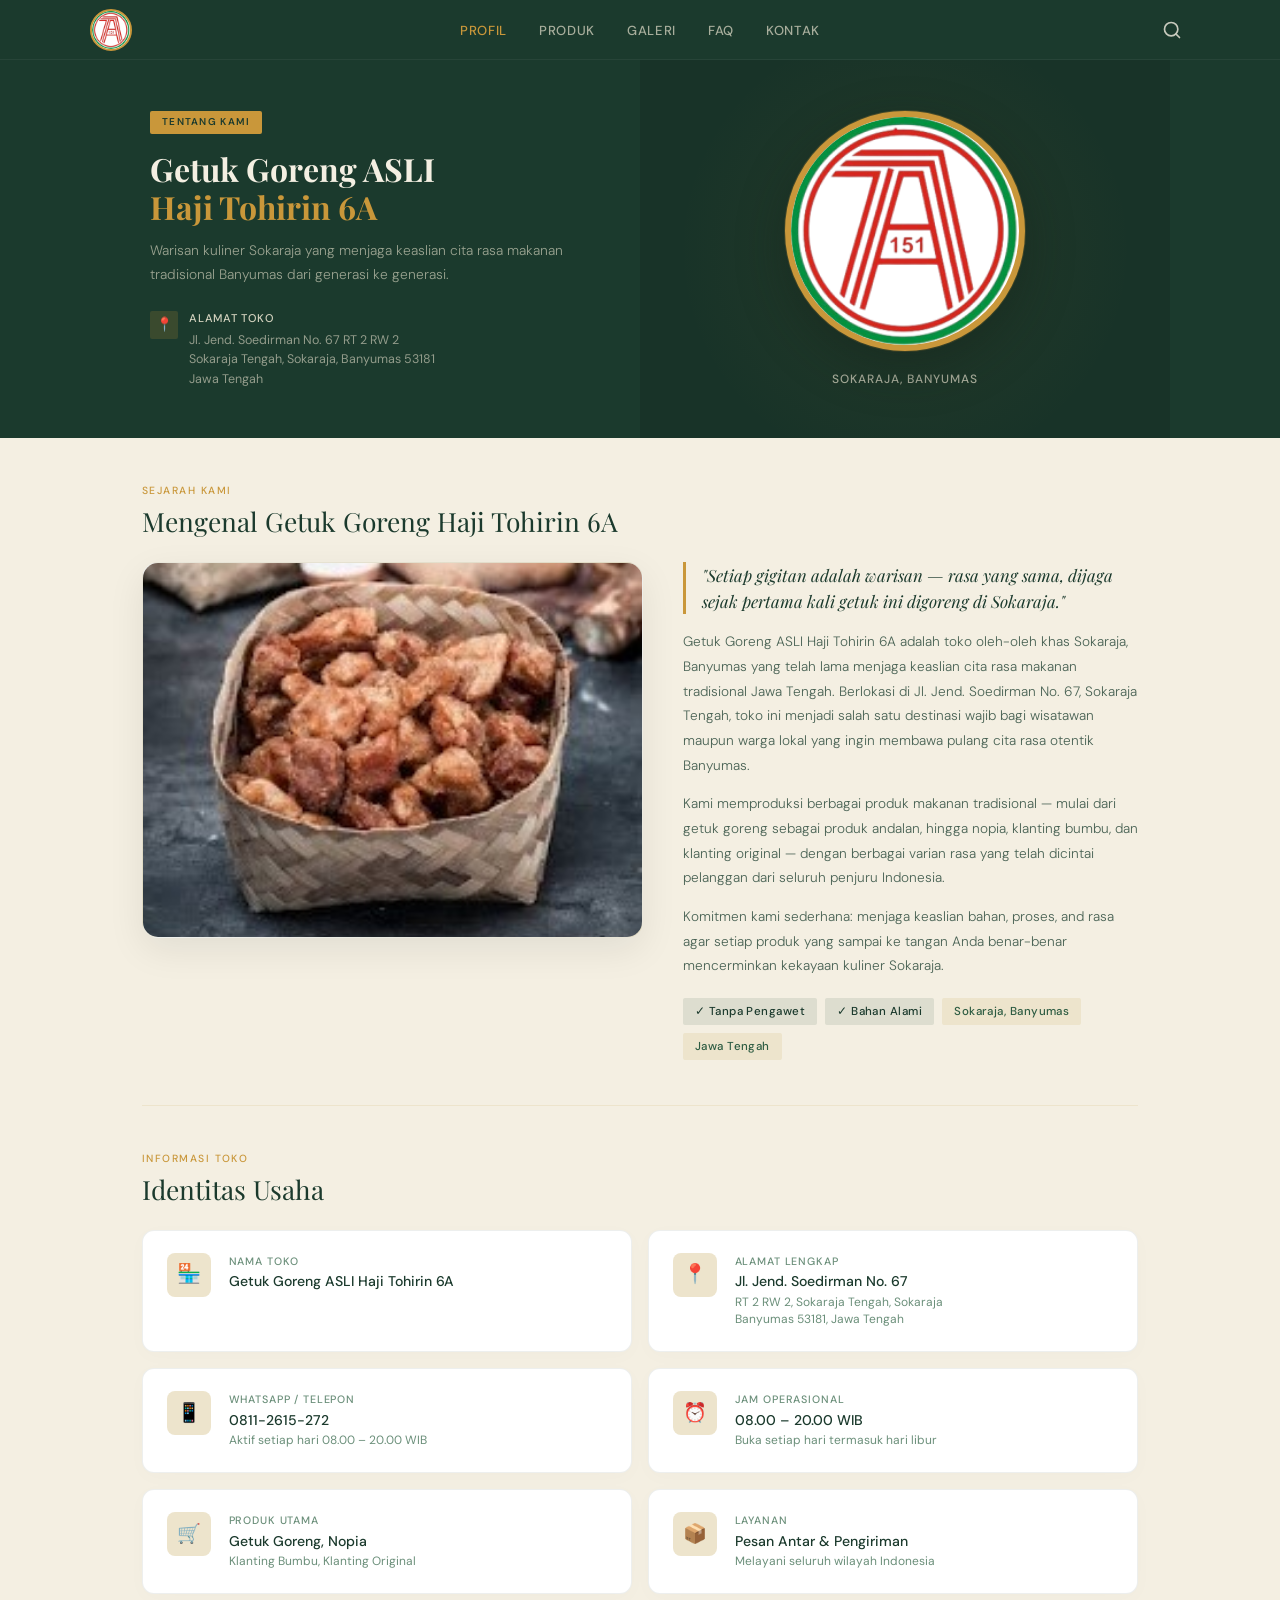
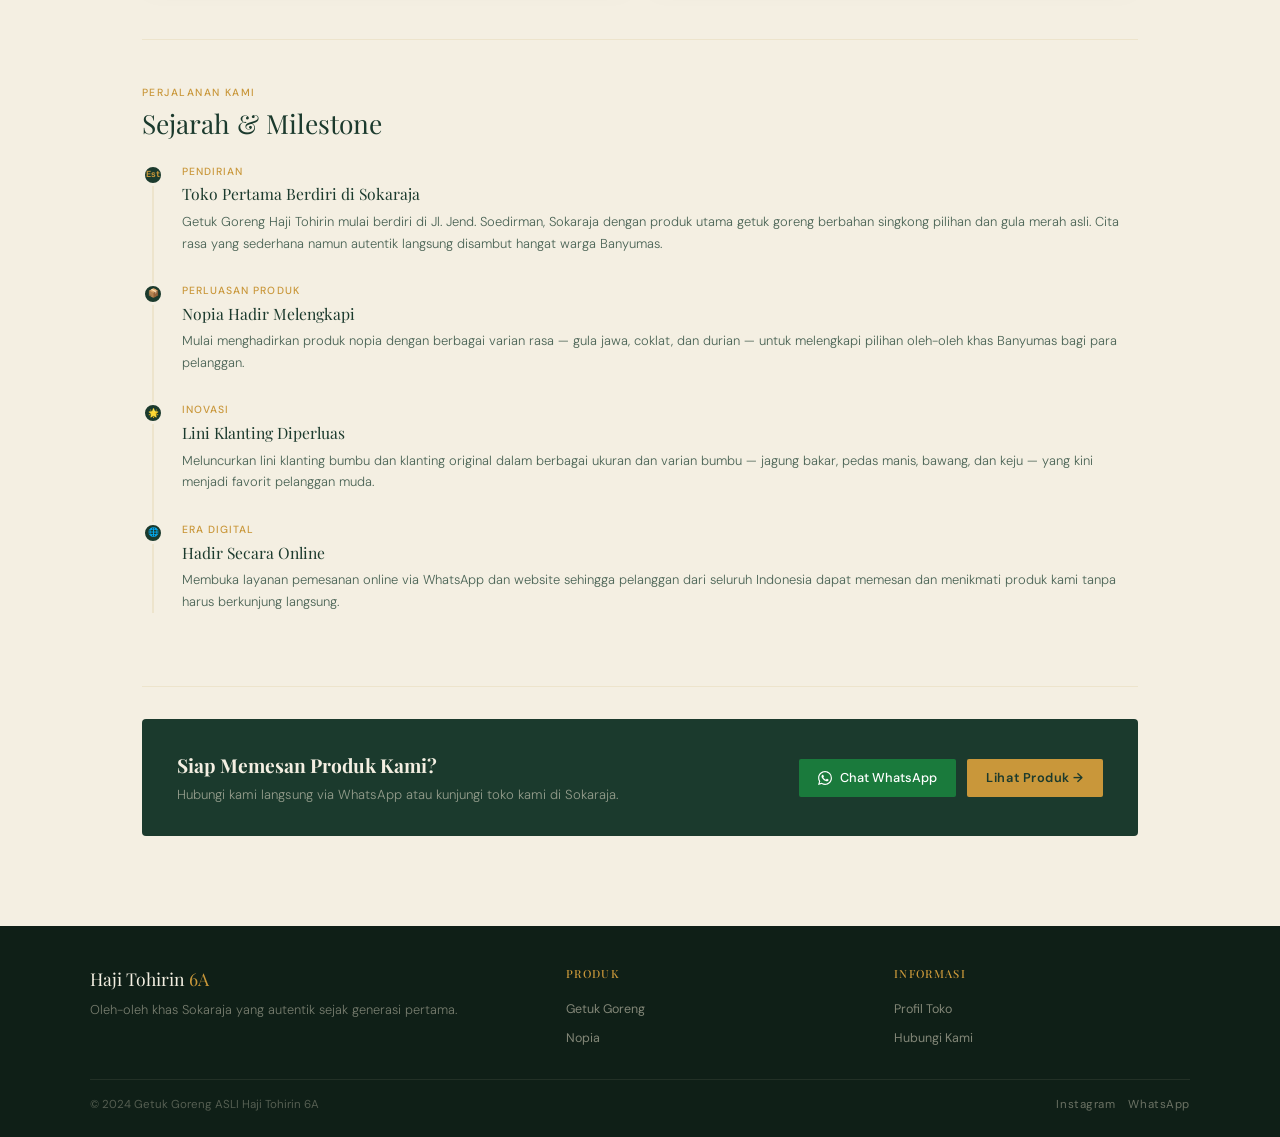
<file: pages/profil.html>
<!doctype html>
<html lang="id">
  <head>
    <meta charset="UTF-8" />
    <meta name="viewport" content="width=device-width, initial-scale=1.0" />
    <title>Tentang Kami - Haji Tohirin 6A</title>
    <link href="https://fonts.googleapis.com/css2?family=Playfair+Display:wght@600;700&family=DM+Sans:wght@300;400;500;700&display=swap" rel="stylesheet">
    <link rel="stylesheet" href="../assets/css/global/reset.css">
    <link rel="stylesheet" href="../assets/css/global/variables.css">
    <link rel="stylesheet" href="../assets/css/global/typography.css">
    <link rel="stylesheet" href="../assets/css/global/utilities.css">
    <link rel="stylesheet" href="../assets/css/layout/navbar.css">
    <link rel="stylesheet" href="../assets/css/layout/section.css">
    <link rel="stylesheet" href="../assets/css/components/buttons.css">
    <link rel="stylesheet" href="../assets/css/components/search.css">
    <link rel="stylesheet" href="../assets/css/pages/profil.css">
    <link rel="stylesheet" href="../assets/css/layout/footer.css">
  </head>
  <body>
    <nav>
      <div class="nav-inner">
        <div class="nav-left">
          <button class="nav-toggle" onclick="toggleMenu()" aria-label="Toggle Menu">
            <span></span>
            <span></span>
            <span></span>
          </button>
        </div>
        <a href="../index.html" class="nav-logo-centered">
          <div class="nav-logo">
            <img src="../assets/img/logo.png" alt="Logo Getuk Goreng Haji Tohirin 6A">
          </div>
        </a>
        <ul class="nav-links">
            <li><a href="profil.html" class="active">Profil</a></li>
            <li><a href="produk.html">Produk</a></li>
            <li><a href="galeri.html">Galeri</a></li>
            <li><a href="faq.html">FAQ</a></li>
            <li><a href="kontak.html">Kontak</a></li>
          </ul>
        <div class="nav-right">
          <button class="nav-search-btn" aria-label="Search" onclick="openSearch()">
            <svg width="20" height="20" viewBox="0 0 24 24" fill="none" stroke="currentColor" stroke-width="2" stroke-linecap="round" stroke-linejoin="round"><circle cx="11" cy="11" r="8"></circle><line x1="21" y1="21" x2="16.65" y2="16.65"></line></svg>
          </button>
        </div>
      </div>
      <!-- SEARCH OVERLAY -->
      <div id="search-overlay"></div>
    </nav>

    <!-- HERO -->
    <div class="hero">
      <div class="hero-inner">
        <div class="hero-left">
          <div class="hero-badge">Tentang Kami</div>
          <h1>Getuk Goreng ASLI<br><em>Haji Tohirin 6A</em></h1>
          <p>Warisan kuliner Sokaraja yang menjaga keaslian cita rasa makanan tradisional Banyumas dari generasi ke generasi.</p>
          <div class="hero-addr">
            <div class="addr-icon">📍</div>
            <div class="addr-text">
              <strong>Alamat Toko</strong>
              Jl. Jend. Soedirman No. 67 RT 2 RW 2<br>
              Sokaraja Tengah, Sokaraja, Banyumas 53181<br>
              Jawa Tengah
            </div>
          </div>
        </div>
        <div class="hero-right">
          <div style="text-align:center; position:relative; z-index:1">
            <div class="logo-wrap">
              <img src="../assets/img/logo.png" alt="Logo Getuk Goreng Haji Tohirin 6A" onerror="this.style.display='none'; this.nextElementSibling.style.display='flex'">
              <div class="logo-placeholder" style="display:none; font-size:4.5rem; align-items:center; justify-content:center; height:100%; width:100%; opacity:.85; color:var(--g)">🍠</div>
            </div>
            <div style="margin-top:1.2rem; color:rgba(245,237,216,0.65); font-size:0.75rem; letter-spacing:0.08em; text-transform:uppercase; font-weight:500;">Sokaraja, Banyumas</div>
          </div>
        </div>
      </div>
    </div>

    <div class="content">
      <!-- TENTANG -->
      <div class="sec">
        <div class="sec-tag">Sejarah Kami</div>
        <div class="sec-title">Mengenal Getuk Goreng Haji Tohirin 6A</div>
        <div class="tentang-grid">
          <div>
            <div class="tentang-img">
              <img src="../assets/img/galeri/galeri3.jpeg" style="object-fit:cover; object-position:50% 80%;">
              <div class="ph" style="display:none; font-size:5rem; align-items:center; justify-content:center; width:100%; height:100%; opacity:0.8; filter:drop-shadow(0 10px 20px rgba(15,31,23,0.15))">🏪</div>
            </div>
          </div>
          <div>
            <p class="lead">"Setiap gigitan adalah warisan — rasa yang sama, dijaga sejak pertama kali getuk ini digoreng di Sokaraja."</p>
            <p class="body-text">Getuk Goreng ASLI Haji Tohirin 6A adalah toko oleh-oleh khas Sokaraja, Banyumas yang telah lama menjaga keaslian cita rasa makanan tradisional Jawa Tengah. Berlokasi di Jl. Jend. Soedirman No. 67, Sokaraja Tengah, toko ini menjadi salah satu destinasi wajib bagi wisatawan maupun warga lokal yang ingin membawa pulang cita rasa otentik Banyumas.</p>
            <p class="body-text">Kami memproduksi berbagai produk makanan tradisional — mulai dari getuk goreng sebagai produk andalan, hingga nopia, klanting bumbu, dan klanting original — dengan berbagai varian rasa yang telah dicintai pelanggan dari seluruh penjuru Indonesia.</p>
            <p class="body-text">Komitmen kami sederhana: menjaga keaslian bahan, proses, and rasa agar setiap produk yang sampai ke tangan Anda benar-benar mencerminkan kekayaan kuliner Sokaraja.</p>
            <div class="info-chips">
              <span class="chip green">✓ Tanpa Pengawet</span>
              <span class="chip green">✓ Bahan Alami</span>
              <span class="chip">Sokaraja, Banyumas</span>
              <span class="chip">Jawa Tengah</span>
            </div>
          </div>
        </div>
      </div>

      <hr class="div" style="border:none; border-top:1px solid var(--kd);">

      <!-- IDENTITAS -->
      <div class="sec">
        <div class="sec-tag">Informasi Toko</div>
        <div class="sec-title">Identitas Usaha</div>
        <div class="ident-grid">
          <div class="ident-card">
            <div class="ident-icon">🏪</div>
            <div>
              <div class="ident-label">Nama Toko</div>
              <div class="ident-val">Getuk Goreng ASLI Haji Tohirin 6A</div>
            </div>
          </div>
          <div class="ident-card">
            <div class="ident-icon">📍</div>
            <div>
              <div class="ident-label">Alamat Lengkap</div>
              <div class="ident-val">Jl. Jend. Soedirman No. 67</div>
              <div class="ident-sub">RT 2 RW 2, Sokaraja Tengah, Sokaraja<br>Banyumas 53181, Jawa Tengah</div>
            </div>
          </div>
          <div class="ident-card">
            <div class="ident-icon">📱</div>
            <div>
              <div class="ident-label">WhatsApp / Telepon</div>
              <div class="ident-val">0811-2615-272</div>
              <div class="ident-sub">Aktif setiap hari 08.00 – 20.00 WIB</div>
            </div>
          </div>
          <div class="ident-card">
            <div class="ident-icon">⏰</div>
            <div>
              <div class="ident-label">Jam Operasional</div>
              <div class="ident-val">08.00 – 20.00 WIB</div>
              <div class="ident-sub">Buka setiap hari termasuk hari libur</div>
            </div>
          </div>
          <div class="ident-card">
            <div class="ident-icon">🛒</div>
            <div>
              <div class="ident-label">Produk Utama</div>
              <div class="ident-val">Getuk Goreng, Nopia</div>
              <div class="ident-sub">Klanting Bumbu, Klanting Original</div>
            </div>
          </div>
          <div class="ident-card">
            <div class="ident-icon">📦</div>
            <div>
              <div class="ident-label">Layanan</div>
              <div class="ident-val">Pesan Antar & Pengiriman</div>
              <div class="ident-sub">Melayani seluruh wilayah Indonesia</div>
            </div>
          </div>
        </div>
      </div>

      <hr class="div" style="border:none; border-top:1px solid var(--kd);">

      <!-- TIMELINE -->
      <div class="sec">
        <div class="sec-tag">Perjalanan Kami</div>
        <div class="sec-title">Sejarah & Milestone</div>
        <div class="timeline">
          <div class="tl-item">
            <div class="tl-dot">Est</div>
            <div class="tl-era">Pendirian</div>
            <div class="tl-title">Toko Pertama Berdiri di Sokaraja</div>
            <div class="tl-desc">Getuk Goreng Haji Tohirin mulai berdiri di Jl. Jend. Soedirman, Sokaraja dengan produk utama getuk goreng berbahan singkong pilihan dan gula merah asli. Cita rasa yang sederhana namun autentik langsung disambut hangat warga Banyumas.</div>
          </div>
          <div class="tl-item">
            <div class="tl-dot">📦</div>
            <div class="tl-era">Perluasan Produk</div>
            <div class="tl-title">Nopia Hadir Melengkapi</div>
            <div class="tl-desc">Mulai menghadirkan produk nopia dengan berbagai varian rasa — gula jawa, coklat, dan durian — untuk melengkapi pilihan oleh-oleh khas Banyumas bagi para pelanggan.</div>
          </div>
          <div class="tl-item">
            <div class="tl-dot">🌟</div>
            <div class="tl-era">Inovasi</div>
            <div class="tl-title">Lini Klanting Diperluas</div>
            <div class="tl-desc">Meluncurkan lini klanting bumbu dan klanting original dalam berbagai ukuran dan varian bumbu — jagung bakar, pedas manis, bawang, dan keju — yang kini menjadi favorit pelanggan muda.</div>
          </div>
          <div class="tl-item">
            <div class="tl-dot">🌐</div>
            <div class="tl-era">Era Digital</div>
            <div class="tl-title">Hadir Secara Online</div>
            <div class="tl-desc">Membuka layanan pemesanan online via WhatsApp dan website sehingga pelanggan dari seluruh Indonesia dapat memesan dan menikmati produk kami tanpa harus berkunjung langsung.</div>
          </div>
        </div>
      </div>

      <hr class="div" style="border:none; border-top:1px solid var(--kd);">

      <!-- CTA -->
      <div class="sec" style="padding-top:2rem">
        <div class="cta-band">
          <div>
            <h3>Siap Memesan Produk Kami?</h3>
            <p>Hubungi kami langsung via WhatsApp atau kunjungi toko kami di Sokaraja.</p>
          </div>
          <div class="cta-btns">
            <button class="btn-wa" onclick="window.open('https://wa.me/628112615272','_blank')" style="background:#1A7A3C; color:white; border:none; padding:0.65rem 1.2rem; border-radius:2px; font-size:0.8rem; font-weight:500; cursor:pointer; font-family:'DM Sans',sans-serif; display:flex; align-items:center; gap:0.5rem; white-space:nowrap;">
              <svg width="14" height="14" viewBox="0 0 24 24" fill="white"><path d="M17.472 14.382c-.297-.149-1.758-.867-2.03-.967-.273-.099-.471-.148-.67.15-.197.297-.767.966-.94 1.164-.173.199-.347.223-.644.075-.297-.15-1.255-.463-2.39-1.475-.883-.788-1.48-1.761-1.653-2.059-.173-.297-.018-.458.13-.606.134-.133.298-.347.446-.52.149-.174.198-.298.298-.497.099-.198.05-.371-.025-.52-.075-.149-.669-1.612-.916-2.207-.242-.579-.487-.5-.669-.51-.173-.008-.371-.01-.57-.01-.198 0-.52.074-.792.372-.272.297-1.04 1.016-1.04 2.479 0 1.462 1.065 2.875 1.213 3.074.149.198 2.096 3.2 5.077 4.487.709.306 1.262.489 1.694.625.712.227 1.36.195 1.871.118.571-.085 1.758-.719 2.006-1.413.248-.694.248-1.289.173-1.413-.074-.124-.272-.198-.57-.347m-5.421 7.403h-.004a9.87 9.87 0 01-5.031-1.378l-.361-.214-3.741.982.998-3.648-.235-.374a9.86 9.86 0 01-1.51-5.26c.001-5.45 4.436-9.884 9.888-9.884 2.64 0 5.122 1.03 6.988 2.898a9.825 9.825 0 012.893 6.994c-.003 5.45-4.437 9.884-9.885 9.884m8.413-18.297A11.815 11.815 0 0012.05 0C5.495 0 .16 5.335.157 11.892c0 2.096.547 4.142 1.588 5.945L.057 24l6.305-1.654a11.882 11.882 0 005.683 1.448h.005c6.554 0 11.89-5.335 11.893-11.893a11.821 11.821 0 00-3.48-8.413z"/></svg>
              Chat WhatsApp
            </button>
            <button class="btn-primary" onclick="location.href='produk.html'" style="padding:0.65rem 1.2rem; font-size:0.8rem; font-weight:600;">Lihat Produk →</button>
          </div>
        </div>
      </div>
    </div>

    <footer>
      <div class="footer-inner">
        <div class="footer-top">
          <div class="footer-brand">
            <div class="footer-brand-name">Haji Tohirin <span>6A</span></div>
            <p>Oleh-oleh khas Sokaraja yang autentik sejak generasi pertama.</p>
          </div>
          <div class="footer-col">
            <h4>Produk</h4>
            <ul>
              <li><a href="produk.html">Getuk Goreng</a></li>
              <li><a href="produk.html">Nopia</a></li>
            </ul>
          </div>
          <div class="footer-col">
            <h4>Informasi</h4>
            <ul>
              <li><a href="profil.html">Profil Toko</a></li>
              <li><a href="kontak.html">Hubungi Kami</a></li>
            </ul>
          </div>
        </div>
        <div class="footer-bottom">
          <div class="footer-copy">© 2024 Getuk Goreng ASLI Haji Tohirin 6A</div>
          <div class="social-links">
            <a href="#">Instagram</a>
            <a href="#">WhatsApp</a>
          </div>
        </div>
      </div>
    </footer>

    <script src="../assets/js/main.js"></script>
    <script src="../assets/js/navbar.js"></script>
    <script src="../assets/js/search.js"></script>
  </body>
</html>
</file>
<file: assets/css/global/variables.css>
:root {
  /* Short Names (New Design) */
  --h: #1B3A2D;
  --hm: #2D5C42;
  --hl: #4A8C64;
  --g: #C9973A;
  --gl: #D4A84A;
  --k: #F4EFE2;
  --kd: #EDE4CC;
  --km: #E0D0AD;
  --td: #0F1F17;
  --tm: #2D5C42;
  --tl: #6B8F7A;
  --w: #FFFFFF;

  /* Aliases (Original Design) */
  --hijau-tua: var(--h);
  --hijau-med: var(--hm);
  --hijau-muda: var(--hl);
  --aksen-emas: var(--g);
  --aksen-krem: var(--k);
  --aksen-krem-dark: var(--kd);
  --krem-bg: var(--k);
  --krem-surface: var(--kd);
  --text-dark: var(--td);
  --text-med: var(--tm);
  --text-light: var(--tl);
  
  /* Additional */
  --merah: #B22222;
}
</file>
<file: assets/css/global/typography.css>
@import url('https://fonts.googleapis.com/css2?family=Plus+Jakarta+Sans:wght@300;400;500;600;700;800&display=swap');

h1, h2, h3, h4, .font-display {
  font-family: 'Playfair Display', serif;
}
</file>
<file: assets/css/global/utilities.css>
.mt-1 { margin-top: 0.5rem; }
.mt-2 { margin-top: 1rem; }
.mt-3 { margin-top: 1.5rem; }
.mt-4 { margin-top: 2rem; }

.mb-1 { margin-bottom: 0.5rem; }
.mb-2 { margin-bottom: 1rem; }
.mb-3 { margin-bottom: 1.5rem; }
.mb-4 { margin-bottom: 2rem; }

.text-center { text-align: center; }
.flex { display: flex; }
.items-center { align-items: center; }
.justify-between { justify-content: space-between; }
</file>
<file: assets/css/layout/navbar.css>
nav {
  background: var(--h);
  padding: 0 2rem;
  display: flex;
  align-items: center;
  justify-content: space-between;
  height: 60px;
  position: sticky;
  top: 0;
  z-index: 100;
  border-bottom: 1px solid rgba(255,255,255,0.05);
}

/* nav-inner: selaras konten navbar dengan max-width 1100px container.
   Blur dicegah dengan will-change: transform pada nav-logo */
.nav-inner {
  width: 100%;
  max-width: 1100px;
  margin: 0 auto;
  display: flex;
  align-items: center;
  justify-content: space-between;
  height: 100%;
}

.nav-left {
  display: flex;
  align-items: center;
}

.nav-logo-centered {
  display: flex;
  align-items: center;
}

.nav-logo {
  width: 42px;
  height: 42px;
  border-radius: 50%;
  overflow: hidden;
  border: 2px solid var(--g);
  flex-shrink: 0;
  background: #ffffff;
  /* Isolasi layer sendiri supaya tidak kena blur dari stacking context nav */
  will-change: transform;
  isolation: isolate;
}

.nav-logo img {
  width: 100%;
  height: 100%;
  object-fit: cover;
}

.nav-right {
  display: flex;
  align-items: center;
}

.nav-links {
  display: flex;
  gap: 2rem;
  list-style: none;
}

.nav-links a {
  color: rgba(245,237,216,0.65);
  font-size: 0.82rem;
  text-decoration: none;
  letter-spacing: 0.05em;
  text-transform: uppercase;
  font-weight: 500;
  transition: color 0.2s;
}

.nav-links a.active, .nav-links a:hover {
  color: var(--g);
}

.nav-search-btn {
  background: none;
  border: none;
  color: var(--k);
  cursor: pointer;
  padding: 0.5rem;
  display: flex;
  align-items: center;
  justify-content: center;
  opacity: 0.8;
  transition: opacity 0.2s, color 0.2s;
  margin-left: 1.5rem;
}

.nav-search-btn:hover {
  opacity: 1;
  color: var(--g);
}

@media(max-width:768px) {
  nav {
    padding: 0 1rem;
    height: 56px;
  }

  .nav-logo-centered {
    position: static;
    transform: none;
    flex: 1;
    justify-content: center;
    margin-right: 0;
  }

  .nav-logo {
    width: 36px;
    height: 36px;
  }

  .nav-left, .nav-right {
    flex: 0;
  }

  .nav-overlay {
    display: none;
    position: fixed;
    inset: 0;
    top: 56px;
    background: rgba(0, 0, 0, 0.55);
    backdrop-filter: blur(2px);
    -webkit-backdrop-filter: blur(2px);
    z-index: 98;
    opacity: 0;
    transition: opacity 0.3s ease;
  }

  .nav-overlay.active {
    display: block;
    opacity: 1;
  }

  .nav-links {
    position: fixed;
    top: 56px;
    left: 0;
    width: 100%;
    background: var(--h);
    flex-direction: column;
    gap: 0;
    padding: 0.5rem 0 1rem;
    border-top: 1px solid rgba(255,255,255,0.05);
    z-index: 99;
    display: flex;
    transform: translateY(-110%);
    opacity: 0;
    pointer-events: none;
    transition: transform 0.35s cubic-bezier(0.4, 0, 0.2, 1),
                opacity 0.3s ease;
    box-shadow: 0 8px 24px rgba(0, 0, 0, 0.4);
  }

  .nav-links.active {
    transform: translateY(0);
    opacity: 1;
    pointer-events: auto;
  }

  .nav-links li {
    width: 100%;
    opacity: 0;
    transform: translateY(-8px);
    transition: opacity 0.25s ease, transform 0.25s ease;
  }

  .nav-links.active li:nth-child(1) { opacity: 1; transform: translateY(0); transition-delay: 0.08s; }
  .nav-links.active li:nth-child(2) { opacity: 1; transform: translateY(0); transition-delay: 0.13s; }
  .nav-links.active li:nth-child(3) { opacity: 1; transform: translateY(0); transition-delay: 0.18s; }
  .nav-links.active li:nth-child(4) { opacity: 1; transform: translateY(0); transition-delay: 0.23s; }
  .nav-links.active li:nth-child(5) { opacity: 1; transform: translateY(0); transition-delay: 0.28s; }
  .nav-links.active li:nth-child(6) { opacity: 1; transform: translateY(0); transition-delay: 0.33s; }

  .nav-links a {
    display: block;
    padding: 1rem 2rem;
    border-bottom: 1px solid rgba(255,255,255,0.03);
    font-size: 0.9rem;
  }

  .nav-toggle {
    display: flex;
    flex-direction: column;
    gap: 4px;
    background: none;
    border: none;
    cursor: pointer;
    padding: 0.5rem;
    position: relative;
    width: 36px;
    height: 36px;
    align-items: center;
    justify-content: center;
  }

  .nav-toggle span {
    display: block;
    width: 22px;
    height: 2px;
    background: var(--k);
    border-radius: 2px;
    transition: transform 0.3s ease, opacity 0.3s ease, width 0.3s ease;
    transform-origin: center;
    position: absolute;
  }

  .nav-toggle span:nth-child(1) { transform: translateY(-7px); }
  .nav-toggle span:nth-child(2) { transform: translateY(0); }
  .nav-toggle span:nth-child(3) { transform: translateY(7px); }

  .nav-toggle.active span:nth-child(1) { transform: translateY(0) rotate(45deg); }
  .nav-toggle.active span:nth-child(2) { opacity: 0; width: 0; }
  .nav-toggle.active span:nth-child(3) { transform: translateY(0) rotate(-45deg); }
}

@media(min-width:769px) {
  .nav-toggle {
    display: none;
  }

  .nav-toggle { display: none; }

  /* Kolom simetris: logo(1fr) | links(auto, tengah) | search(1fr)
     nav-left disembunyikan karena hamburger tidak dipakai di desktop */
  .nav-inner {
    display: grid;
    grid-template-columns: 1fr auto 1fr;
    grid-template-areas: "logo links search";
    align-items: center;
  }

  .nav-left          { display: none; }
  .nav-logo-centered { grid-area: logo;   justify-self: start; }
  .nav-links         { grid-area: links;  position: static; transform: none; }
  .nav-right         { grid-area: search; justify-self: end; margin-left: 0; }
}
</file>
<file: assets/css/layout/section.css>
.section {
  padding: 3.5rem 2rem;
  max-width: 1100px;
  margin: 0 auto;
}

.section-tag {
  font-size: 0.7rem;
  letter-spacing: 0.12em;
  text-transform: uppercase;
  color: var(--g);
  font-weight: 500;
  margin-bottom: 0.5rem;
}

.section-title {
  font-size: 1.8rem;
  color: var(--h);
  line-height: 1.2;
  margin-bottom: 2.5rem;
}

hr.divider {
  border: none;
  border-top: 1px solid var(--kd);
  margin: 0;
}

@media(max-width:768px){
  .section {
    padding: 3rem 1.5rem;
  }
  .section-title {
    font-size: 1.5rem;
    margin-bottom: 1.8rem;
  }
}
</file>
<file: assets/css/components/buttons.css>
.btn-primary {
  background: var(--g);
  color: var(--h);
  padding: 0.7rem 1.5rem;
  border-radius: 2px;
  font-size: 0.85rem;
  font-weight: 600;
  text-decoration: none;
  letter-spacing: 0.04em;
  transition: background 0.2s;
  display: inline-block;
  border: none;
  cursor: pointer;
  font-family: 'DM Sans', sans-serif;
}

.btn-primary:hover {
  background: var(--gl);
}
</file>
<file: assets/css/components/modal.css>
/* MODAL COMPONENT */
.overlay {
  display: none;
  position: fixed;
  inset: 0;
  background: rgba(15, 31, 23, 0.72);
  z-index: 1000;
  align-items: center;
  justify-content: center;
  padding: 1.5rem;
}
.overlay.open {
  display: flex;
}

.modal {
  font-family: 'Plus Jakarta Sans', sans-serif;
  background: var(--w);
  width: 100%;
  max-width: 760px;
  height: 480px;
  max-height: 85vh;
  display: flex;
  flex-direction: row;
  border-radius: 16px;
  position: relative;
  overflow: hidden;
  box-shadow: 0 24px 60px rgba(15, 31, 23, 0.25);
  animation: scaleIn 0.28s cubic-bezier(0.34, 1.56, 0.64, 1);
}
@keyframes scaleIn {
  from { transform: scale(0.95); opacity: 0; }
  to   { transform: scale(1);    opacity: 1; }
}
@keyframes slideUp {
  from { transform: translateY(60px); opacity: 0; }
  to   { transform: translateY(0);    opacity: 1; }
}

/* ── Tombol close: overlay di sudut kanan atas foto ── */
.modal-close {
  position: absolute;
  top: 0.75rem;
  right: 0.75rem;
  background: rgba(15, 31, 23, 0.55);
  backdrop-filter: blur(4px);
  -webkit-backdrop-filter: blur(4px);
  border: 1.5px solid rgba(255,255,255,0.18);
  border-radius: 50%;
  width: 34px;
  height: 34px;
  cursor: pointer;
  font-size: 0.95rem;
  display: flex;
  align-items: center;
  justify-content: center;
  color: #fff;
  z-index: 20;
  transition: background 0.18s, transform 0.18s;
}
.modal-close:hover {
  background: rgba(15, 31, 23, 0.82);
  transform: scale(1.08);
}

/* ── Foto ── */
.modal-img {
  background: linear-gradient(135deg, #fdfcf9 0%, var(--kd) 100%);
  width: 48%;
  height: 100%;
  flex-shrink: 0;
  display: flex;
  align-items: center;
  justify-content: center;
  overflow: hidden;
  position: relative;
  border-radius: 16px 0 0 16px;
  border-right: 1px solid rgba(27, 58, 45, 0.06);
}
.modal-img img,
.modal-product-img {
  width: 100%;
  height: 100%;
  object-fit: cover;
  display: block;
  transition: transform 0.6s cubic-bezier(0.16, 1, 0.3, 1);
}
.modal-img:hover img,
.modal-img:hover .modal-product-img {
  transform: scale(1.06);
}
.modal-img .moji {
  font-size: 5rem;
  opacity: 0.85;
  filter: drop-shadow(0 12px 24px rgba(15, 31, 23, 0.15));
  animation: floatEmoji 3s infinite ease-in-out;
}
@keyframes floatEmoji {
  0%, 100% { transform: translateY(0); }
  50%      { transform: translateY(-8px); }
}

/* ── Body ── */
.modal-body {
  flex: 1;
  height: 100%;
  overflow-y: auto;
  padding: 2.2rem 2rem;
  box-sizing: border-box;
  display: flex;
  flex-direction: column;
}

.modal-cat {
  font-size: 0.6rem;
  letter-spacing: 0.13em;
  text-transform: uppercase;
  color: var(--g);
  font-weight: 600;
  margin-bottom: 0.3rem;
}

.modal-title {
  font-family: 'Plus Jakarta Sans', sans-serif;
  font-size: 1.35rem;
  font-weight: 700;
  color: var(--h);
  line-height: 1.3;
  margin-bottom: 0.45rem;
}

/* Harga prominent tepat di bawah judul */
.modal-price {
  font-size: 1.25rem;
  font-weight: 700;
  color: var(--g);
  letter-spacing: 0.02em;
  margin-bottom: 0.85rem;
}

.modal-desc {
  font-size: 0.83rem;
  color: #4A6355;
  line-height: 1.75;
  margin-bottom: 1rem;
  font-weight: 300;
}

/* ── Spesifikasi ── */
.specs {
  background: var(--k);
  border-radius: 6px;
  padding: 0.8rem 1rem;
  margin-bottom: 1.1rem;
}
.specs table {
  width: 100%;
  font-size: 0.79rem;
  border-collapse: collapse;
}
.specs tr + tr td {
  border-top: 1px solid rgba(201, 151, 58, 0.12);
}
.specs td {
  padding: 0.32rem 0;
  color: #4A6355;
  vertical-align: middle;
}
.specs td:first-child {
  color: var(--h);
  font-weight: 600;
  width: 42%;
  font-size: 0.72rem;
  letter-spacing: 0.05em;
  text-transform: uppercase;
}

/* ── Aksi ── */
.modal-actions {
  display: flex;
  gap: 0.65rem;
}
.modal-actions .btn-wa {
  flex: 1;
  background: #1A7A3C;
  color: #fff;
  border: none;
  padding: 0.75rem 1.2rem;
  border-radius: 4px;
  font-size: 0.83rem;
  font-weight: 600;
  cursor: pointer;
  display: flex;
  align-items: center;
  justify-content: center;
  gap: 0.5rem;
  transition: background 0.2s;
  text-decoration: none;
  letter-spacing: 0.02em;
}
.modal-actions .btn-wa:hover {
  background: #218A46;
}

/* Tombol Tutup — abu netral, bukan merah */
.modal-actions .btn-close {
  background: transparent;
  border: 1.5px solid var(--kd);
  color: var(--tm);
  padding: 0.72rem 1.2rem;
  border-radius: 4px;
  font-size: 0.83rem;
  font-weight: 500;
  cursor: pointer;
  transition: all 0.18s;
  white-space: nowrap;
}
.modal-actions .btn-close:hover {
  background: var(--kd);
  color: var(--h);
}

/* ── Mobile ── */
@media (max-width: 768px) {
  .overlay {
    align-items: flex-end;
    padding: 0;
  }
  .modal {
    flex-direction: column;
    height: auto;
    max-height: 93vh;
    border-radius: 16px 16px 0 0;
    animation: slideUp 0.24s cubic-bezier(0.22, 1, 0.36, 1);
  }
  .modal-img {
    width: 100%;
    height: 220px;
    border-radius: 16px 16px 0 0;
  }
  .modal-body {
    height: auto;
    overflow-y: visible;
    padding: 1.1rem 1.2rem 1.5rem;
  }
  .modal-title {
    font-size: 1.15rem;
  }
  .modal-price {
    font-size: 1.1rem;
  }
  .modal-actions {
    flex-direction: column;
    gap: 0.5rem;
  }
  .modal-actions .btn-wa,
  .modal-actions .btn-close {
    width: 100%;
    justify-content: center;
  }
}
</file>
<file: assets/css/components/search.css>
/* ============================================================
   search.css — Getuk Goreng Haji Tohirin 6A
   ============================================================ */

/* ---- Overlay & backdrop ---- */
#search-overlay {
  display: none;
  position: fixed;
  inset: 0;
  z-index: 9999;
  align-items: flex-start;
  justify-content: center;
  padding-top: 80px;
}

#search-overlay.search-open {
  display: flex;
}

.sr-backdrop {
  position: absolute;
  inset: 0;
  background: rgba(20, 10, 3, 0.75);
  animation: sr-fade-in 0.18s ease;
}

@keyframes sr-fade-in {
  from { opacity: 0; }
  to   { opacity: 1; }
}

/* ---- Panel ---- */
.sr-panel {
  position: relative;
  z-index: 1;
  background: #fff;
  border-radius: 12px;
  width: 100%;
  max-width: 560px;
  margin: 0 16px;
  overflow: hidden;
  box-shadow: 0 20px 60px rgba(0, 0, 0, 0.35);
  animation: sr-slide-in 0.2s cubic-bezier(0.22, 1, 0.36, 1);
}

@keyframes sr-slide-in {
  from { opacity: 0; transform: translateY(-12px) scale(0.98); }
  to   { opacity: 1; transform: translateY(0) scale(1); }
}

/* ---- Input row ---- */
.sr-input-row {
  display: flex;
  align-items: center;
  gap: 10px;
  padding: 14px 16px;
  border-bottom: 1px solid #ede4d4;
}

.sr-icon {
  color: #a07850;
  flex-shrink: 0;
}

.search-field {
  flex: 1;
  border: none;
  outline: none;
  font-size: 15px;
  color: #2c1a08;
  background: transparent;
  font-family: 'DM Sans', sans-serif;
  min-width: 0;
}

.search-field::placeholder {
  color: #b8a090;
}

.sr-close-btn {
  background: none;
  border: none;
  cursor: pointer;
  color: #a07850;
  font-size: 16px;
  padding: 4px 6px;
  border-radius: 6px;
  line-height: 1;
  transition: background 0.15s, color 0.15s;
  flex-shrink: 0;
}

.sr-close-btn:hover {
  background: #f5ede0;
  color: #7a4f20;
}

/* ---- Body / scrollable area ---- */
.sr-body {
  max-height: 380px;
  overflow-y: auto;
  overscroll-behavior: contain;
}

.sr-body::-webkit-scrollbar {
  width: 4px;
}
.sr-body::-webkit-scrollbar-track {
  background: transparent;
}
.sr-body::-webkit-scrollbar-thumb {
  background: #d4b896;
  border-radius: 4px;
}

/* ---- Section & label ---- */
.sr-section {
  padding: 10px 0 4px;
}

.sr-label {
  display: flex;
  align-items: center;
  justify-content: space-between;
  padding: 0 16px 6px;
  font-size: 11px;
  font-weight: 600;
  color: #a07850;
  text-transform: uppercase;
  letter-spacing: 0.08em;
}

.sr-clear-all {
  background: none;
  border: none;
  cursor: pointer;
  font-size: 11px;
  color: #c07040;
  font-weight: 400;
  text-transform: none;
  letter-spacing: 0;
  padding: 0;
  transition: color 0.15s;
}
.sr-clear-all:hover { color: #8b3a10; }

/* ---- Recent tags ---- */
.sr-tags {
  display: flex;
  flex-wrap: wrap;
  gap: 6px;
  padding: 0 16px 8px;
}

.sr-tag {
  display: inline-flex;
  align-items: center;
  gap: 4px;
  padding: 4px 12px;
  border-radius: 99px;
  font-size: 13px;
  background: #f5ede0;
  color: #7a4f20;
  border: 1px solid #d4a96a;
  cursor: pointer;
  transition: background 0.15s, border-color 0.15s;
}
.sr-tag:hover {
  background: #ead5b0;
}

.sr-tag-del {
  font-size: 14px;
  line-height: 1;
  opacity: 0.6;
  margin-left: 2px;
  transition: opacity 0.15s;
}
.sr-tag-del:hover { opacity: 1; }

/* ---- Divider ---- */
.sr-divider {
  height: 1px;
  background: #ede4d4;
  margin: 4px 0;
}

/* ---- Result items ---- */
.sr-item {
  display: flex;
  align-items: center;
  gap: 12px;
  padding: 9px 16px;
  cursor: pointer;
  transition: background 0.12s;
}

.sr-item:hover,
.sr-item.sr-active {
  background: #fdf6ec;
}

.sr-thumb {
  width: 38px;
  height: 38px;
  border-radius: 8px;
  background: #f0e6d0;
  display: flex;
  align-items: center;
  justify-content: center;
  font-size: 20px;
  flex-shrink: 0;
  position: relative;
  border: 1px solid #ede4d4;
}

/* SESUDAH */
.sr-thumb img {
  width: 100%;
  height: 100%;
  object-fit: cover;
  border-radius: inherit;
  display: block;
  
}

.sr-info {
  flex: 1;
  min-width: 0;
}

.sr-name {
  font-size: 14px;
  font-weight: 500;
  color: #2c1a08;
  white-space: nowrap;
  overflow: hidden;
  text-overflow: ellipsis;
}

.sr-name mark {
  background: #fff3c4;
  color: #7a4f20;
  border-radius: 2px;
  padding: 0 1px;
}

.sr-cat {
  font-size: 12px;
  color: #a07850;
  margin-top: 1px;
}

.sr-arrow {
  color: #d4a96a;
  font-size: 14px;
  flex-shrink: 0;
}

/* ---- Empty state ---- */
.sr-empty {
  padding: 32px 16px;
  text-align: center;
  color: #7a4f20;
  font-size: 14px;
  line-height: 1.8;
}

.sr-empty-icon {
  font-size: 32px;
  margin-bottom: 8px;
}

.sr-empty-hint {
  font-size: 12px;
  color: #b0957a;
  margin-top: 4px;
}

/* ---- Footer ---- */
.sr-footer {
  display: flex;
  align-items: center;
  justify-content: space-between;
  padding: 8px 16px;
  border-top: 1px solid #ede4d4;
  background: #fdfaf6;
}

.sr-hint {
  font-size: 11px;
  color: #b8a090;
}

.sr-kbd {
  display: inline-block;
  background: #f0e6d0;
  border: 1px solid #d4a96a;
  border-radius: 3px;
  padding: 1px 5px;
  font-size: 10px;
  color: #7a4f20;
  margin: 0 1px;
}

.sr-count {
  font-size: 11px;
  color: #a07850;
  font-weight: 500;
}

/* ---- Mobile responsive ---- */
@media (max-width: 600px) {
  #search-overlay {
    padding-top: 0;
    align-items: flex-end;
  }

  .sr-panel {
    margin: 0;
    border-radius: 24px 24px 0 0;
    max-width: 100%;
    height: 88vh;
    display: flex;
    flex-direction: column;
    box-shadow: 0 -10px 40px rgba(0, 0, 0, 0.2);
    animation: sr-slide-up 0.35s cubic-bezier(0.32, 0.72, 0, 1);
  }

  @keyframes sr-slide-up {
    from { transform: translateY(100%); opacity: 0; }
    to   { transform: translateY(0); opacity: 1; }
  }

  .sr-input-row {
    padding: 18px 20px;
    border-bottom: 2px solid #f8f1e5;
  }

  .search-field {
    font-size: 16px; /* Mencegah auto-zoom di iOS */
    font-weight: 500;
  }

  .sr-icon {
    width: 20px;
    height: 20px;
  }

  .sr-close-btn {
    font-size: 18px;
    padding: 8px;
    background: #f5ede0;
    border-radius: 50%;
  }

  .sr-body {
    flex: 1;
    max-height: none;
    padding-top: 8px;
  }

  .sr-item {
    padding: 12px 20px;
    gap: 16px;
  }

  .sr-thumb {
    width: 48px;
    height: 48px;
    font-size: 24px;
    border-radius: 12px;
    overflow: hidden;  
  }

  .sr-name {
    font-size: 15px;
  }

  .sr-cat {
    font-size: 12px;
  }

  .sr-tags {
    padding: 4px 20px 12px;
  }

  .sr-tag {
    padding: 6px 16px;
    font-size: 14px;
  }

  .sr-label {
    padding: 0 20px 8px;
  }

  .sr-footer {
    padding: 12px 20px 32px; /* Extra padding area for safe home indicator */
    background: #fff;
  }

  .sr-footer .sr-hint {
    display: none;
  }

  .sr-count {
    font-size: 12px;
    color: #7a4f20;
  }
}
</file>
<file: assets/css/pages/home.css>
/* HERO */
.hero-wrap {
  background: var(--hijau-tua);
}
.hero {
  padding: 5rem 2rem 4rem;
  display: grid;
  grid-template-columns: 1fr 1fr;
  gap: 3rem;
  align-items: center;
  max-width: 1100px;
  margin: 0 auto;
}
.hero-badge {
  display: inline-block;
  background: var(--aksen-emas);
  color: var(--hijau-tua);
  font-size: 0.7rem;
  letter-spacing: 0.12em;
  text-transform: uppercase;
  padding: 0.3rem 0.8rem;
  border-radius: 2px;
  margin-bottom: 1.2rem;
  font-weight: 600;
}
.hero h1 {
  font-family: 'Playfair Display', serif;
  color: var(--aksen-krem);
  font-size: 2.8rem;
  line-height: 1.15;
  margin-bottom: 1rem;
}
.hero h1 em {
  color: var(--aksen-emas);
  font-style: normal;
}
.hero p {
  color: rgba(245,237,216,0.65);
  font-size: 0.95rem;
  line-height: 1.7;
  margin-bottom: 1.8rem;
  font-weight: 300;
}
.hero-btns {
  display: flex;
  gap: 0.8rem;
  flex-wrap: wrap;
}
.btn-outline {
  border: 1.5px solid rgba(245,237,216,0.4);
  color: rgba(245,237,216,0.75);
  padding: 0.7rem 1.5rem;
  border-radius: 2px;
  font-size: 0.85rem;
  font-weight: 400;
  text-decoration: none;
  letter-spacing: 0.04em;
  transition: all 0.2s;
  cursor: pointer;
}
.btn-outline:hover {
  border-color: var(--aksen-krem);
  color: var(--aksen-krem);
}
.hero-slider-wrap {
  position: relative;
  width: 100%;
}
.hero-img-box {
  background: var(--hijau-med);
  border-radius: 4px;
  overflow: hidden;
  aspect-ratio: 4/3;
  display: flex;
  align-items: center;
  justify-content: center;
  position: relative;
}
.slider-container {
  width: 100%;
  height: 100%;
  position: relative;
}
.slide {
  position: absolute;
  inset: 0;
  opacity: 0;
  transition: opacity 0.8s ease-in-out;
  display: flex;
  align-items: center;
  justify-content: center;
}
.slide.active { opacity: 1; }
.slide img {
  width: 100%;
  height: 100%;
  object-fit: cover;
}
.hero-img-label {
  position: absolute;
  bottom: 1rem;
  left: 1rem;
  background: rgba(27,58,45,0.85);
  color: var(--aksen-krem);
  font-size: 0.72rem;
  padding: 0.3rem 0.7rem;
  border-radius: 2px;
  letter-spacing: 0.06em;
  z-index: 5;
}
.slider-btn {
  position: absolute;
  top: 50%;
  transform: translateY(-50%);
  background: rgba(0,0,0,0.4);
  color: #fff;
  border: none;
  width: 44px;
  height: 50px;
  border-radius: 4px;
  display: flex;
  align-items: center;
  justify-content: center;
  cursor: pointer;
  transition: all 0.3s ease;
  z-index: 10;
}
.slider-btn:hover {
  background: rgba(0,0,0,0.7);
  transform: translateY(-50%) scale(1.05);
}
.slider-btn.prev { left: 0; border-top-left-radius: 0; border-bottom-left-radius: 0; }
.slider-btn.next { right: 0; border-top-right-radius: 0; border-bottom-right-radius: 0; }
.slider-dots {
  position: absolute;
  bottom: 1.2rem;
  left: 50%;
  transform: translateX(-50%);
  display: flex;
  gap: 0.6rem;
  z-index: 10;
}
.dot {
  width: 8px;
  height: 8px;
  background: rgba(245,237,216,0.3);
  border-radius: 50%;
  cursor: pointer;
  transition: all 0.2s;
}
.dot.active {
  background: var(--aksen-emas);
  transform: scale(1.2);
}

/* PRODUCT TABBED PREVIEW */
.cat-tabs {
  display: flex;
  gap: 0.5rem;
  margin-bottom: 2rem;
  flex-wrap: wrap;
}
.cat-tab {
  background: none;
  border: 1.5px solid var(--krem-surface);
  color: var(--text-med);
  font-size: 0.78rem;
  font-weight: 500;
  padding: 0.45rem 1rem;
  border-radius: 2px;
  cursor: pointer;
  letter-spacing: 0.04em;
  transition: all 0.2s;
  font-family: 'DM Sans', sans-serif;
}
.cat-tab.active, .cat-tab:hover {
  background: var(--hijau-tua);
  border-color: var(--hijau-tua);
  color: var(--aksen-krem);
}
.products-grid {
  display: grid;
  grid-template-columns: repeat(auto-fill, minmax(200px, 1fr));
  gap: 1.2rem;
}

/* Card dengan harga sejajar */
.product-card {
  font-family: 'Plus Jakarta Sans', sans-serif;
  background: white;
  border: 1px solid var(--krem-surface);
  border-radius: 4px;
  overflow: hidden;
  transition: transform 0.2s, box-shadow 0.2s;
  cursor: pointer;
  display: flex;
  flex-direction: column;
}
.product-card:hover {
  transform: translateY(-3px);
  box-shadow: 0 8px 24px rgba(27,58,45,0.12);
}
.product-img {
  background: var(--krem-surface);
  aspect-ratio: 1;
  display: flex;
  align-items: center;
  justify-content: center;
  overflow: hidden;
  flex-shrink: 0;
}
.product-img img {
  width: 100%;
  height: 100%;
  object-fit: cover;
}
.product-info {
  padding: 0.85rem 1rem;
  display: flex;
  flex-direction: column;
  flex: 1;
}
.product-cat {
  font-size: 0.65rem;
  letter-spacing: 0.1em;
  text-transform: uppercase;
  color: var(--aksen-emas);
  margin-bottom: 0.25rem;
  font-weight: 500;
}
.product-name {
  font-family: 'Plus Jakarta Sans', sans-serif;
  font-size: 0.95rem;
  font-weight: 700;
  color: var(--hijau-tua);
  line-height: 1.3;
}
.product-order {
  display: inline-block;
  margin-top: auto; /* dorong harga ke bawah */
  padding-top: 0.6rem;
  font-size: 0.72rem;
  color: var(--hijau-med);
  letter-spacing: 0.05em;
  text-transform: uppercase;
  font-weight: 600;
  text-decoration: none;
  border-bottom: 1px solid var(--krem-surface);
  padding-bottom: 1px;
  align-self: flex-start;
}

/* LOKASI */
.lokasi-grid {
  display: grid;
  grid-template-columns: 1fr 1fr;
  gap: 2rem;
  align-items: center;
}
.lokasi-info {
  background: var(--krem-surface);
  padding: 2rem;
  border-radius: 4px;
}
.lokasi-info h3 {
  font-size: 1.2rem;
  color: var(--hijau-tua);
  margin-bottom: 1.5rem;
}
.info-row {
  display: flex;
  gap: 1rem;
  margin-bottom: 1.2rem;
}
.info-icon {
  font-size: 1.2rem;
  background: var(--aksen-emas);
  width: 32px;
  height: 32px;
  border-radius: 50%;
  display: flex;
  align-items: center;
  justify-content: center;
  flex-shrink: 0;
}
.info-text strong {
  display: block;
  font-size: 0.75rem;
  text-transform: uppercase;
  letter-spacing: 0.05em;
  color: var(--text-med);
  margin-bottom: 0.2rem;
}
.info-text p {
  font-size: 0.85rem;
  color: #4A6355;
  line-height: 1.5;
}
.wa-btn {
  display: inline-block;
  margin-top: 1rem;
  background: #1A7A3C;
  color: white;
  padding: 0.7rem 1.4rem;
  border-radius: 2px;
  text-decoration: none;
  font-size: 0.85rem;
  font-weight: 500;
}
.map-embed {
  height: 300px;
  border-radius: 4px;
  overflow: hidden;
  border: 1px solid var(--krem-surface);
}
.map-embed iframe {
  width: 100%;
  height: 100%;
  border: none;
}

/* Preloader */
.preload-skip #preloader { display: none !important; }
#preloader {
  position: fixed;
  inset: 0;
  background: var(--hijau-tua);
  display: flex;
  align-items: center;
  justify-content: center;
  z-index: 999999;
  transition: opacity 0.6s cubic-bezier(0.16, 1, 0.3, 1), visibility 0.6s;
}
#preloader.fade-out { opacity: 0; visibility: hidden; pointer-events: none; }

@media(max-width:768px){
  .hero {
    grid-template-columns: 1fr;
    padding: 3.5rem 1.5rem 2.5rem;
    gap: 2.5rem;
    text-align: center;
  }
  .hero-img-box { display: flex; aspect-ratio: 16/10; order: -1; }
  .hero h1 { font-size: 2.2rem; }
  .hero-btns { justify-content: center; }
  .cat-tabs { justify-content: center; }
  .products-grid {
    grid-template-columns: repeat(auto-fill, minmax(140px, 1fr));
    gap: 0.8rem;
  }
  .product-info { padding: 0.7rem; }
  .product-name { font-size: 0.85rem; }
  .lokasi-grid { grid-template-columns: 1fr; gap: 1.5rem; }
  .lokasi-info { padding: 1.5rem; }
  .map-embed { height: 250px; }
  .hero-slider-wrap { margin-bottom: 1rem; }
  .slider-dots { position: static; transform: none; margin: 1rem auto 0; justify-content: center; }
}
</file>
<file: assets/css/layout/footer.css>
footer {
  background: var(--text-dark);
  padding: 2.5rem 2rem 1.5rem;
}

.footer-inner {
  max-width: 1100px;
  margin: 0 auto;
}

.footer-top {
  display: grid;
  grid-template-columns: 1.5fr 1fr 1fr;
  gap: 2rem;
  padding-bottom: 1.5rem;
  border-bottom: 1px solid rgba(245,237,216,0.08);
}

.footer-brand-name {
  font-family: 'Playfair Display', serif;
  color: var(--aksen-krem);
  font-size: 1.1rem;
}

.footer-brand-name span {
  color: var(--aksen-emas);
}

.footer-brand p {
  font-size: 0.8rem;
  color: rgba(245,237,216,0.45);
  line-height: 1.6;
  margin-top: 0.5rem;
  font-weight: 300;
}

.footer-col h4 {
  font-size: 0.7rem;
  letter-spacing: 0.12em;
  text-transform: uppercase;
  color: var(--aksen-emas);
  margin-bottom: 0.8rem;
  font-weight: 500;
}

.footer-col ul {
  list-style: none;
}

.footer-col ul li {
  margin-bottom: 0.35rem;
}

.footer-col ul a {
  font-size: 0.78rem;
  color: rgba(245,237,216,0.5);
  text-decoration: none;
  transition: color 0.2s;
}

.footer-col ul a:hover {
  color: var(--aksen-krem);
}

.footer-bottom {
  display: flex;
  justify-content: space-between;
  align-items: center;
  padding-top: 1rem;
}

.footer-copy {
  font-size: 0.72rem;
  color: rgba(245,237,216,0.3);
}

.social-links {
  display: flex;
  gap: 0.8rem;
}

.social-links a {
  font-size: 0.72rem;
  color: rgba(245,237,216,0.4);
  text-decoration: none;
  transition: color 0.2s;
  letter-spacing: 0.05em;
}

.social-links a:hover {
  color: var(--aksen-krem);
}

@media(max-width:768px){
  footer { padding: 3rem 1.5rem 2rem; }
  .footer-top {
    grid-template-columns: 1fr;
    gap: 2.5rem;
  }
  .footer-bottom {
    flex-direction: column;
    gap: 1.2rem;
    text-align: center;
    border-top: 1px solid rgba(255,255,255,0.05);
    padding-top: 2rem;
  }
}
</file>
<file: assets/css/pages/faq.css>
.faq-grid {
  max-width: 800px;
  margin: 0 auto;
}

.faq-item {
  border-bottom: 1px solid var(--kd);
  background: var(--w);
  margin-bottom: 0.5rem;
  border-radius: 4px;
}

.faq-q {
  padding: 1.2rem 1.5rem;
  display: flex;
  justify-content: space-between;
  align-items: center;
  cursor: pointer;
  user-select: none;
}

.faq-q h3 {
  font-size: 0.95rem;
  color: var(--h);
  font-family: 'DM Sans', sans-serif;
  font-weight: 500;
}

.faq-icon {
  font-size: 0.8rem;
  transition: transform 0.3s;
}

.faq-item.open .faq-icon {
  transform: rotate(180deg);
}

.faq-a {
  padding: 0 1.5rem 1.2rem;
  display: none;
  font-size: 0.88rem;
  color: #4A6355;
  line-height: 1.6;
  font-weight: 300;
}

.faq-item.open .faq-a {
  display: block;
}

@media(max-width:768px) {
  .faq-q { padding: 1rem 1.2rem; }
  .faq-a { padding: 0 1.2rem 1rem; }
  .faq-q h3 { font-size: 0.9rem; }
}
</file>
<file: assets/css/pages/galeri.css>
/* PAGE HERO & BADGE */
.page-hero {
  background: var(--h);
  padding: 2.8rem 2rem;
  text-align: center;
  position: relative;
  overflow: hidden;
}
.page-hero::before {
  content: '';
  position: absolute;
  inset: 0;
  background: radial-gradient(ellipse at 60% 50%, rgba(201, 151, 58, 0.07), transparent 65%);
}
.hero-badge {
  display: inline-block;
  background: var(--g);
  color: var(--h);
  font-size: 0.62rem;
  letter-spacing: 0.13em;
  text-transform: uppercase;
  padding: 0.25rem 0.75rem;
  border-radius: 2px;
  font-weight: 600;
  margin-bottom: 0.85rem;
}
.page-hero h1 {
  font-family: 'Playfair Display', serif;
  color: var(--k);
  font-size: 2rem;
  margin-bottom: 0.5rem;
  position: relative;
}
.page-hero p {
  color: rgba(245, 237, 216, 0.55);
  font-size: 0.85rem;
  font-weight: 300;
  max-width: 440px;
  margin: 0 auto;
  line-height: 1.7;
  position: relative;
}

/* MAIN BODY */
.main-gallery {
  max-width: 1060px;
  margin: 0 auto;
  padding: 2.2rem 2rem 3rem;
}

/* FILTER */
.filter-row {
  display: flex;
  align-items: center;
  justify-content: space-between;
  margin-bottom: 1.6rem;
  flex-wrap: wrap;
  gap: 0.8rem;
}
.filter-tabs {
  display: flex;
  gap: 0.4rem;
  flex-wrap: wrap;
}
.filter-label {
  font-size: 0.65rem;
  letter-spacing: 0.1em;
  text-transform: uppercase;
  color: var(--tl);
  font-weight: 500;
  margin-right: 0.3rem;
}
.ftab {
  background: none;
  border: 1.5px solid var(--kd);
  color: var(--tm);
  font-size: 0.73rem;
  font-weight: 500;
  padding: 0.4rem 0.9rem;
  border-radius: 2px;
  cursor: pointer;
  letter-spacing: 0.04em;
  transition: all 0.18s;
  font-family: 'DM Sans', sans-serif;
}
.ftab.active, .ftab:hover {
  background: var(--h);
  border-color: var(--h);
  color: var(--k);
}
.count-tag {
  font-size: 0.75rem;
  color: var(--tl);
}
.count-tag strong {
  color: var(--h);
  font-weight: 500;
}

/* MASONRY GRID */
.galeri-grid {
  display: grid;
  grid-template-columns: repeat(3, 1fr);
  gap: 0.9rem;
}

.gitem {
  position: relative;
  overflow: hidden;
  border-radius: 4px;
  cursor: pointer;
  background: var(--kd);
}
.gitem.tall { grid-row: span 2; }
.gitem.wide { grid-column: span 2; }

/* Ganti bagian ini di galeri.css */

.gitem-inner {
  width: 100%;
  position: relative;
  overflow: hidden;
  height: 220px; /* tinggi tetap, bukan min-height */
}

.gitem.tall .gitem-inner {
  height: 449px; /* (220px * 2) + 9px gap = pas 2 baris */
}

.gitem.wide .gitem-inner {
  height: 220px;
}

.gitem img {
  width: 100%;
  height: 100%;
  object-fit: cover;
  object-position: center center;
  display: block;
  transition: transform 0.35s ease;
}
.gitem:hover img { transform: scale(1.05); }
.gitem .ph {
  width: 100%;
  height: 100%;
  min-height: 180px;
  display: flex;
  align-items: center;
  justify-content: center;
  font-size: 2.8rem;
  opacity: 0.28;
}

/* OVERLAY */
.gitem-overlay {
  position: absolute;
  inset: 0;
  background: linear-gradient(to top, rgba(27, 58, 45, 0.88) 0%, rgba(27, 58, 45, 0.2) 55%, transparent 100%);
  opacity: 0;
  transition: opacity 0.28s;
  display: flex;
  flex-direction: column;
  justify-content: flex-end;
  padding: 1rem;
}
.gitem:hover .gitem-overlay { opacity: 1; }
.gitem-cat {
  font-size: 0.6rem;
  letter-spacing: 0.1em;
  text-transform: uppercase;
  color: var(--g);
  font-weight: 500;
  margin-bottom: 0.2rem;
}
.gitem-cap {
  font-family: 'Playfair Display', serif;
  color: var(--k);
  font-size: 0.88rem;
  line-height: 1.3;
}
.gitem-zoom {
  position: absolute;
  top: 0.7rem;
  right: 0.7rem;
  width: 28px;
  height: 28px;
  background: rgba(27, 58, 45, 0.75);
  border-radius: 50%;
  display: flex;
  align-items: center;
  justify-content: center;
  color: var(--k);
  font-size: 0.75rem;
  opacity: 0;
  transition: opacity 0.28s;
}
.gitem:hover .gitem-zoom { opacity: 1; }

/* LIGHTBOX */
.lb {
  display: none;
  position: fixed;
  inset: 0;
  background: rgba(10, 20, 14, 0.94);
  z-index: 600;
  align-items: center;
  justify-content: center;
  padding: 1.5rem;
}
.lb.open { display: flex; }
.lb-box {
  position: relative;
  max-width: 780px;
  width: 100%;
  animation: fadeIn 0.2s ease;
}
@keyframes fadeIn {
  from { opacity: 0; transform: scale(0.97); }
  to { opacity: 1; transform: scale(1); }
}
.lb-img {
  width: 100%;
  max-height: 72vh;
  object-fit: contain;
  border-radius: 4px;
  display: block;
}
.lb-ph {
  width: 100%;
  height: 360px;
  display: flex;
  align-items: center;
  justify-content: center;
  font-size: 5rem;
  opacity: 0.25;
}
.lb-info {
  margin-top: 1rem;
  display: flex;
  justify-content: space-between;
  align-items: flex-end;
}
.lb-title {
  font-family: 'Playfair Display', serif;
  color: var(--k);
  font-size: 1.1rem;
}
.lb-cat {
  font-size: 0.65rem;
  letter-spacing: 0.1em;
  text-transform: uppercase;
  color: var(--g);
  font-weight: 500;
  margin-bottom: 0.25rem;
}
.lb-close {
  position: absolute;
  top: -0.8rem;
  right: -0.8rem;
  width: 32px;
  height: 32px;
  background: var(--kd);
  border: none;
  border-radius: 50%;
  cursor: pointer;
  font-size: 1rem;
  color: var(--h);
  display: flex;
  align-items: center;
  justify-content: center;
  font-family: 'DM Sans', sans-serif;
  z-index: 700;
}
.lb-nav {
  display: flex;
  gap: 0.5rem;
}
.lb-btn {
  background: rgba(245, 237, 216, 0.12);
  border: 1px solid rgba(245, 237, 216, 0.2);
  color: var(--k);
  width: 36px;
  height: 36px;
  border-radius: 2px;
  cursor: pointer;
  font-size: 1rem;
  display: flex;
  align-items: center;
  justify-content: center;
  transition: background 0.2s;
}
.lb-btn:hover { background: rgba(245, 237, 216, 0.22); }
.lb-counter {
  font-size: 0.75rem;
  color: rgba(245, 237, 216, 0.45);
  align-self: center;
}

/* EMPTY STATE */
.empty {
  text-align: center;
  padding: 3rem;
  color: var(--tl);
  font-size: 0.88rem;
  display: none;
}

/* CTA STRIP */
.cta-strip {
  background: var(--h);
  border-radius: 4px;
  padding: 1.8rem 2rem;
  display: flex;
  justify-content: space-between;
  align-items: center;
  gap: 1.2rem;
  margin-top: 2.5rem;
}
.cta-strip h3 {
  font-family: 'Playfair Display', serif;
  color: var(--k);
  font-size: 1.1rem;
  margin-bottom: 0.25rem;
}
.cta-strip p {
  color: rgba(245, 237, 216, 0.52);
  font-size: 0.8rem;
  font-weight: 300;
}
.btn-wa {
  background: #1A7A3C;
  color: white;
  border: none;
  padding: 0.62rem 1.1rem;
  border-radius: 2px;
  font-size: 0.79rem;
  font-weight: 500;
  cursor: pointer;
  font-family: 'DM Sans', sans-serif;
  display: flex;
  align-items: center;
  gap: 0.5rem;
  flex-shrink: 0;
}
.btn-wa:hover { background: #218A46; }

@media(max-width: 640px) {
  .galeri-grid { grid-template-columns: repeat(2, 1fr); }
  .gitem.wide { grid-column: span 2; }
  .cta-strip { flex-direction: column; align-items: flex-start; }
  .main-gallery { padding: 1.5rem 1.2rem 2.5rem; }
}
</file>
<file: assets/css/pages/kontak.css>
.lokasi-grid {
  display: grid;
  grid-template-columns: 1fr 1fr;
  gap: 2rem;
  align-items: start;
  margin-top: 2rem;
}
.lokasi-info h3 {
  font-family: 'Playfair Display', serif;
  font-size: 1.2rem;
  color: var(--hijau-tua);
  margin-bottom: 1rem;
}
.info-row {
  display: flex;
  gap: 0.8rem;
  margin-bottom: 0.8rem;
  align-items: flex-start;
}
.info-icon {
  width: 32px;
  height: 32px;
  background: var(--krem-surface);
  border-radius: 2px;
  display: flex;
  align-items: center;
  justify-content: center;
  flex-shrink: 0;
  font-size: 0.9rem;
}
.info-text p {
  font-size: 0.83rem;
  color: #4A6355;
  line-height: 1.5;
}
.info-text strong {
  font-size: 0.75rem;
  letter-spacing: 0.06em;
  text-transform: uppercase;
  color: var(--hijau-tua);
  font-weight: 500;
  display: block;
  margin-bottom: 0.15rem;
}
.map-embed {
  background: var(--krem-surface);
  border-radius: 4px;
  overflow: hidden;
  height: 240px;
  border: 1px solid var(--aksen-krem-dark);
}
.map-embed iframe {
  width: 100%;
  height: 100%;
  border: none;
}
.wa-btn {
  display: flex;
  align-items: center;
  gap: 0.6rem;
  background: #1A7A3C;
  color: white;
  padding: 0.7rem 1.2rem;
  border-radius: 2px;
  font-size: 0.82rem;
  font-weight: 500;
  text-decoration: none;
  margin-top: 1.2rem;
  width: fit-content;
  transition: background 0.2s;
}
.wa-btn:hover {
  background: #218A46;
}

@media(max-width:768px){
  .lokasi-grid { grid-template-columns: 1fr; gap: 1.5rem; }
  .wa-btn { width: 100%; justify-content: center; }
  .map-embed { height: 280px; }
}
</file>
<file: assets/css/pages/produk.css>
/* HERO */
.page-hero {
  background: var(--h);
  padding: 3rem 2rem 2.8rem;
  text-align: center;
}
.hero-badge {
  display: inline-block;
  background: var(--g);
  color: var(--h);
  font-size: 0.65rem;
  letter-spacing: 0.13em;
  text-transform: uppercase;
  padding: 0.27rem 0.8rem;
  border-radius: 2px;
  font-weight: 600;
  margin-bottom: 0.9rem;
}
.page-hero h1 {
  font-family: 'Playfair Display', serif;
  color: var(--k);
  font-size: 2.1rem;
  margin-bottom: 0.5rem;
}
.page-hero p {
  color: rgba(245, 237, 216, 0.58);
  font-size: 0.88rem;
  font-weight: 300;
  max-width: 480px;
  margin: 0 auto;
}
/* MAIN */
.main {
  padding: 2.2rem 2rem;
  max-width: 1060px;
  margin: 0 auto;
}
/* FILTER */
.filter-bar {
  display: flex;
  gap: 0.45rem;
  margin-bottom: 1.8rem;
  flex-wrap: wrap;
  align-items: center;
}
.filter-label {
  font-size: 0.68rem;
  letter-spacing: 0.1em;
  text-transform: uppercase;
  color: var(--tl);
  font-weight: 500;
  margin-right: 0.3rem;
}
.ftab {
  background: none;
  border: 1.5px solid var(--kd);
  color: var(--tm);
  font-size: 0.75rem;
  font-weight: 500;
  padding: 0.42rem 0.95rem;
  border-radius: 2px;
  cursor: pointer;
  letter-spacing: 0.04em;
  transition: all 0.18s;
  font-family: 'DM Sans', sans-serif;
}
.ftab.active, .ftab:hover {
  background: var(--h);
  border-color: var(--h);
  color: var(--k);
}
/* GRID & CARD */
.grid {
  display: grid;
  grid-template-columns: repeat(auto-fill, minmax(195px, 1fr));
  gap: 1.1rem;
}
.card {
  font-family: 'Plus Jakarta Sans', sans-serif;
  background: var(--w);
  border: 1px solid var(--kd);
  border-radius: 4px;
  overflow: hidden;
  cursor: pointer;
  transition: transform 0.18s, box-shadow 0.18s;
  display: flex;
  flex-direction: column;
}
.card:hover {
  transform: translateY(-3px);
  box-shadow: 0 8px 22px rgba(27, 45, 23, 0.13);
}
.card-img {
  background: var(--kd);
  aspect-ratio: 1;
  display: flex;
  align-items: center;
  justify-content: center;
  overflow: hidden;
  position: relative;
  flex-shrink: 0;
}
.card-img img {
  width: 100%;
  height: 100%;
  object-fit: cover;
}
.card-emoji {
  font-size: 2.6rem;
  opacity: 0.32;
}
.card-badge {
  position: absolute;
  top: 0.6rem;
  left: 0.6rem;
  background: var(--h);
  color: var(--k);
  font-size: 0.6rem;
  padding: 0.18rem 0.5rem;
  border-radius: 2px;
  letter-spacing: 0.07em;
  text-transform: uppercase;
  font-weight: 700;
}
.card-body {
  padding: 0.85rem 1rem;
  display: flex;
  flex-direction: column;
  flex: 1; /* mengisi sisa tinggi card */
}
.card-cat {
  font-size: 0.6rem;
  letter-spacing: 0.1em;
  text-transform: uppercase;
  color: var(--g);
  font-weight: 500;
  margin-bottom: 0.22rem;
}
.card-name {
  font-family: 'Plus Jakarta Sans', sans-serif;
  font-size: 0.93rem;
  font-weight: 700;
  color: var(--h);
  line-height: 1.3;
}
.card-sub {
  font-size: 0.72rem;
  color: var(--tl);
  margin-top: 0.18rem;
  font-weight: 400;
}
.card-cta {
  display: inline-block;
  margin-top: auto; /* dorong harga ke bawah */
  padding-top: 0.6rem;
  font-size: 0.68rem;
  color: var(--hm);
  letter-spacing: 0.05em;
  text-transform: uppercase;
  font-weight: 600;
  border-bottom: 1px solid var(--kd);
  padding-bottom: 1px;
  align-self: flex-start;
}
.empty {
  text-align: center;
  padding: 3rem 1rem;
  color: var(--tl);
  font-size: 0.88rem;
  display: none;
}
.count-bar {
  display: flex;
  justify-content: space-between;
  align-items: center;
  margin-bottom: 1.2rem;
}
.count-text {
  font-size: 0.78rem;
  color: var(--tl);
}
.count-text strong {
  color: var(--h);
  font-weight: 500;
}
@media(max-width:768px) {
  .page-hero { padding: 3.5rem 1.5rem 2.5rem; }
  .page-hero h1 { font-size: 1.8rem; }
  .main { padding: 1.5rem 1.2rem; }
  .filter-bar { justify-content: center; }
  .grid {
    grid-template-columns: repeat(2, 1fr);
    gap: 0.8rem;
  }
  .card-body { padding: 0.75rem; }
  .card-name { font-size: 0.88rem; }
}
</file>
<file: assets/css/pages/profil.css>
/* PROFILE HERO */
.hero { background: var(--h); padding: 0; }
.hero-inner { max-width: 1060px; margin: 0 auto; display: grid; grid-template-columns: 1fr 1fr; min-height: 320px; }
.hero-left { padding: 3.2rem 2.5rem 3rem; display: flex; flex-direction: column; justify-content: center; }
.hero-badge { display: inline-block; background: var(--g); color: var(--h); font-size: 0.62rem; letter-spacing: 0.13em; text-transform: uppercase; padding: 0.25rem 0.75rem; border-radius: 2px; font-weight: 600; margin-bottom: 1rem; width: fit-content; }
.hero-left h1 { font-family: 'Playfair Display', serif; color: var(--k); font-size: 2rem; line-height: 1.2; margin-bottom: 0.7rem; }
.hero-left h1 em { color: var(--g); font-style: normal; }
.hero-left p { color: rgba(245, 237, 216, 0.58); font-size: 0.86rem; font-weight: 300; line-height: 1.75; margin-bottom: 1.5rem; }
.hero-addr { display: flex; gap: 0.7rem; align-items: flex-start; }
.addr-icon { width: 28px; height: 28px; background: rgba(201, 151, 58, 0.18); border-radius: 2px; display: flex; align-items: center; justify-content: center; font-size: 0.85rem; flex-shrink: 0; margin-top: 1px; }
.addr-text { font-size: 0.78rem; color: rgba(245, 237, 216, 0.55); line-height: 1.6; }
.addr-text strong { color: rgba(245, 237, 216, 0.85); font-weight: 500; display: block; font-size: 0.7rem; letter-spacing: 0.06em; text-transform: uppercase; margin-bottom: 0.15rem; }

.hero-right { display: flex; align-items: center; justify-content: center; padding: 2rem; background: rgba(0,0,0,0.12); position: relative; overflow: hidden; }
.hero-right::before { content: ''; position: absolute; inset: 0; background: radial-gradient(circle at center, rgba(201, 151, 58, 0.08), transparent 70%); }
.logo-wrap {
  width: 240px;
  height: 240px;
  border-radius: 50%;
  overflow: hidden;
  border: 6px solid var(--g);
  background: var(--w);
  box-shadow: 0 16px 48px rgba(15, 31, 23, 0.4), 0 0 0 1px rgba(201, 151, 58, 0.25);
  position: relative;
  z-index: 1;
  transition: transform 0.4s cubic-bezier(0.16, 1, 0.3, 1), box-shadow 0.4s ease;
}
.logo-wrap:hover {
  transform: scale(1.05);
  box-shadow: 0 20px 60px rgba(15, 31, 23, 0.5), 0 0 0 2px var(--g);
}
.logo-wrap img { width: 100%; height: 100%; object-fit: cover; }

/* CONTENT SECTIONS */
.content { max-width: 1060px; margin: 0 auto; padding: 0 2rem; }
.sec { padding: 2.8rem 0; }
.sec-tag { font-size: 0.65rem; letter-spacing: 0.14em; text-transform: uppercase; color: var(--g); font-weight: 500; margin-bottom: 0.4rem; }
.sec-title { font-family: 'Playfair Display', serif; font-size: 1.65rem; color: var(--h); line-height: 1.25; margin-bottom: 1.5rem; }

/* TENTANG GRID */
.tentang-grid { display: grid; grid-template-columns: 1.1fr 1fr; gap: 2.5rem; align-items: start; }
.tentang-img {
  background: linear-gradient(135deg, #fdfcf9 0%, var(--kd) 100%);
  border-radius: 16px;
  overflow: hidden;
  aspect-ratio: 4/3;
  display: flex;
  align-items: center;
  justify-content: center;
  box-shadow: 0 12px 36px rgba(15, 31, 23, 0.08);
  border: 1px solid rgba(27, 58, 45, 0.06);
  position: relative;
}
.tentang-img img {
  width: 100%;
  height: 100%;
  object-fit: cover;
  transition: transform 0.6s cubic-bezier(0.16, 1, 0.3, 1);
}
.tentang-img:hover img {
  transform: scale(1.06);
}
.lead { font-family: 'Playfair Display', serif; font-size: 1.05rem; color: var(--h); line-height: 1.55; margin-bottom: 1rem; font-style: italic; border-left: 3px solid var(--g); padding-left: 1rem; }
.body-text { font-size: 0.85rem; color: #4A6355; line-height: 1.82; margin-bottom: 0.85rem; font-weight: 300; }
.info-chips { display: flex; flex-wrap: wrap; gap: 0.5rem; margin-top: 1.2rem; }
.chip { background: var(--kd); color: var(--hm); font-size: 0.72rem; font-weight: 500; padding: 0.3rem 0.75rem; border-radius: 2px; letter-spacing: 0.04em; }
.chip.green { background: rgba(27, 58, 45, 0.1); color: var(--h); }

/* IDENTITAS */
.ident-grid { display: grid; grid-template-columns: 1fr 1fr; gap: 1rem; }
.ident-card {
  background: var(--w);
  border: 1px solid rgba(27, 58, 45, 0.08);
  border-radius: 12px;
  padding: 1.4rem 1.5rem;
  display: flex;
  gap: 1.1rem;
  align-items: flex-start;
  box-shadow: 0 4px 20px rgba(15, 31, 23, 0.02);
  transition: transform 0.25s ease, box-shadow 0.25s ease, border-color 0.25s ease;
}
.ident-card:hover {
  transform: translateY(-3px);
  border-color: var(--g);
  box-shadow: 0 10px 30px rgba(15, 31, 23, 0.06);
}
.ident-icon {
  width: 44px;
  height: 44px;
  background: var(--kd);
  color: var(--h);
  border-radius: 8px;
  display: flex;
  align-items: center;
  justify-content: center;
  font-size: 1.2rem;
  flex-shrink: 0;
}
.ident-label { font-size: 0.67rem; letter-spacing: 0.08em; text-transform: uppercase; color: var(--tl); font-weight: 500; margin-bottom: 0.2rem; }
.ident-val { font-size: 0.88rem; color: var(--h); font-weight: 500; line-height: 1.4; }
.ident-sub { font-size: 0.75rem; color: var(--tl); margin-top: 0.12rem; line-height: 1.45; }

/* TIMELINE */
.timeline { position: relative; padding-left: 2.5rem; }
.timeline::before { content: ''; position: absolute; left: 10px; top: 0; bottom: 0; width: 2px; background: var(--kd); }
.tl-item { position: relative; margin-bottom: 1.8rem; }
.tl-dot { position: absolute; left:-2.5rem; top:0; width: 22px; height: 22px; background: var(--h); border-radius: 50%; border: 3px solid var(--k); display: flex; align-items: center; justify-content: center; font-size: 0.55rem; color: var(--g); font-weight: 700; }
.tl-era { font-size: 0.65rem; letter-spacing: 0.1em; text-transform: uppercase; color: var(--g); font-weight: 500; margin-bottom: 0.2rem; }
.tl-title { font-family: 'Playfair Display', serif; font-size: 0.98rem; color: var(--h); margin-bottom: 0.3rem ;}
.tl-desc { font-size: 0.81rem; color: #4A6355; line-height: 1.68; font-weight: 300; }

/* NILAI */
.nilai-grid { display: grid; grid-template-columns: repeat(3, 1fr); gap: 1.1rem; }
.nilai-card {
  background: var(--w);
  border: 1px solid rgba(27, 58, 45, 0.08);
  border-radius: 12px;
  padding: 1.8rem 1.5rem;
  text-align: center;
  box-shadow: 0 4px 20px rgba(15, 31, 23, 0.02);
  transition: transform 0.25s ease, box-shadow 0.25s ease, border-color 0.25s ease;
}
.nilai-card:hover {
  transform: translateY(-4px);
  border-color: var(--k);
  box-shadow: 0 12px 32px rgba(15, 31, 23, 0.06);
}
.nilai-icon { font-size: 1.8rem; margin-bottom: 0.65rem; }
.nilai-title { font-family: 'Playfair Display', serif; font-size: 1rem; color: var(--h); margin-bottom: 0.38rem; }
.nilai-desc { font-size: 0.79rem; color: var(--tl); line-height: 1.62; font-weight: 300; }

/* CTA BAND */
.cta-band { background: var(--h); border-radius: 4px; padding: 2rem 2.2rem; display: flex; justify-content: space-between; align-items: center; gap: 1.5rem; margin-bottom: 2.8rem; }
.cta-band h3 { font-family: 'Playfair Display', serif; color: var(--k); font-size: 1.2rem; margin-bottom: 0.3rem ;}
.cta-band p { color: rgba(245, 237, 216, 0.55); font-size: 0.82rem; font-weight: 300; }
.cta-btns { display: flex; gap: 0.7rem; flex-shrink: 0; }

/* GREEN SECTION */
.green-sec { background: var(--h); padding: 2.5rem 0; margin: 0 -2rem; }
.green-inner { padding: 0 2rem; }
.feat-grid { display: grid; grid-template-columns: repeat(3, 1fr); gap: 1.4rem; margin-top: 1.6rem; }
.feat { border-left: 2px solid var(--g); padding-left: 1.1rem; }
.feat-icon { font-size: 1.3rem; margin-bottom: 0.5rem; }
.feat-title { font-family: 'Playfair Display', serif; color: var(--k); font-size: 0.98rem; margin-bottom: 0.35rem; }
.feat-desc { color: rgba(245, 237, 216, 0.54); font-size: 0.79rem; line-height: 1.65; font-weight: 300; }

@media(max-width:768px) {
  .hero-inner { grid-template-columns: 1fr; }
  .hero-left { padding: 3rem 1.5rem 2.5rem; text-align: center; align-items: center; }
  .hero-right { padding: 2.5rem 1.5rem; order: -1; min-height: 200px; }
  .logo-wrap { width: 180px; height: 180px; border-width: 4px; }
  
  .content { padding: 0 1.2rem; }
  .sec { padding: 2rem 0; }
  .tentang-grid, .ident-grid, .nilai-grid, .feat-grid { grid-template-columns: 1fr; gap: 1.5rem; }
  
  .cta-band { flex-direction: column; align-items: center; text-align: center; padding: 2rem 1.5rem; }
  .cta-btns { flex-direction: column; width: 100%; }
  .cta-btns .btn-primary, .cta-btns .btn-outline { width: 100%; justify-content: center; }
  
  .green-sec { margin: 0 -1.2rem; }
}
</file>
